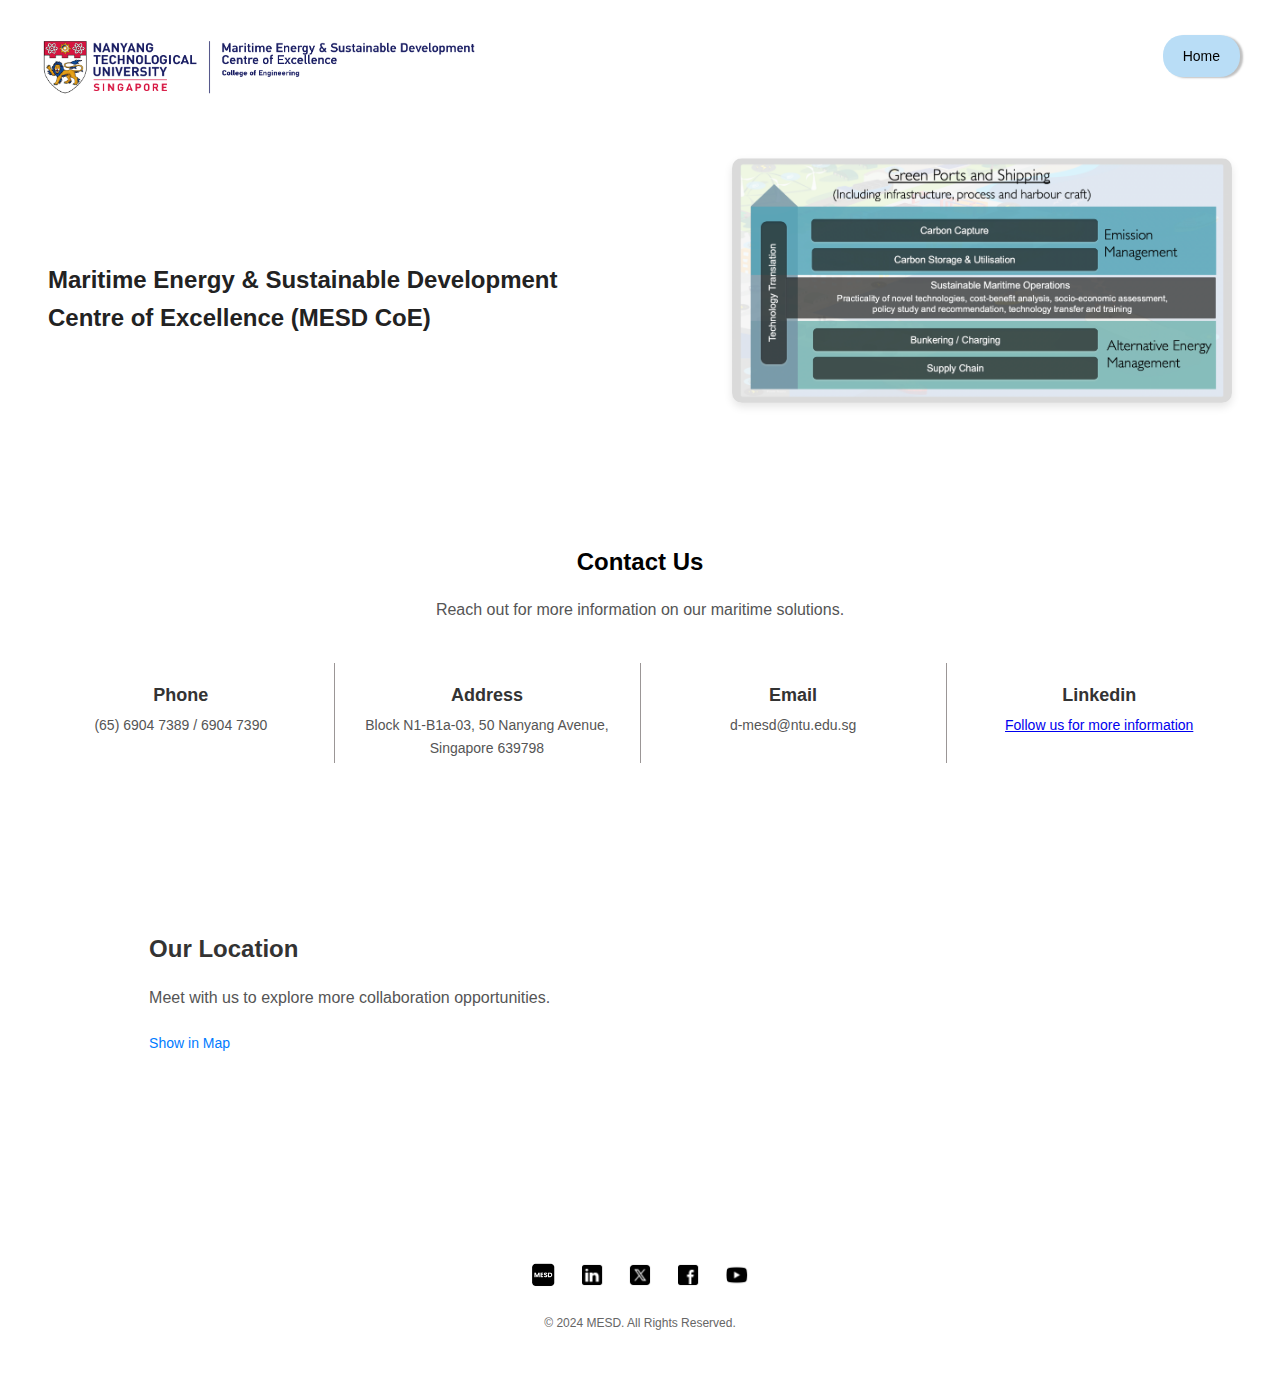
<file: pages/contact.html>
<!DOCTYPE html>
<html lang="en">
<head>
    <meta charset="UTF-8">
    <meta name="viewport" content="width=device-width, initial-scale=1.0">
    <title>Contact Us - MESD</title>
    <link rel="stylesheet" href="/css/contact.css">
</head>
<body>
    <!-- Header Section -->
    <header>
        <div class="section1">
            <a href="../index.html">
                <img src="/images/ntu_logo.png" alt="NTU Logo" class="ntu_logo">
            </a>
        </div>
        <a class="contact-button" href="javascript:void(0);" onclick="history.back();" style="text-decoration: none;">Home</a>
    </header>

    <!-- Main Content Section -->
    <section class="content-section">
        <div class="left-container">
            <h2>Maritime Energy & Sustainable Development<br> Centre of Excellence (MESD CoE)</h2>
        </div>
        <div class="right-container">
            <img src="/images/mesd-job.png" alt="Description of image" class="right-container-img">
        </div>
    </section>

    <!-- Contact Information Section -->
    <section class="contact-info-section">
        <h2>Contact Us</h2>
        <p>Reach out for more information on our maritime solutions.</p>
        <div class="contact-info-container">
            <div class="contact-info">
                <h3>Phone</h3>
                <p>(65) 6904 7389 / 6904 7390<p>
            </div>
            <div class="separator"></div>
            <div class="contact-info">
                <h3>Address</h3>
                <p>Block N1-B1a-03, 50 Nanyang Avenue, Singapore 639798</p>
            </div>
            <div class="separator"></div>
            <div class="contact-info">
                <h3>Email</h3>
                <p>d-mesd@ntu.edu.sg</p>
            </div>
            <div class="separator"></div>
            <div class="contact-info">
                <h3>Linkedin</h3>
                <p><a href="https://www.linkedin.com/company/mesd-coe" target="_blank">Follow us for more information</a></p>

            </div>
        </div>
    </section>

    <!-- Monitoring Locations Section -->
    <section class="monitoring-locations-section">
        <div class="monitoring-locations-content">
            <div class="text-container">
                <h2>Our Location</h2>
                <p>Meet with us to explore more collaboration opportunities.</p>
                <a href="https://www.google.com/maps?q=1.345994860909276,103.68015561143248&z=15&hl=en" target="_blank">Show in Map</a>
            </div>
            <div class="map-container">
                <iframe src="https://www.google.com/maps/embed?pb=!1m18!1m12!1m3!1d3976.8420116233156!2d103.67815561143248!3d1.345994860909276!2m3!1f0!2f0!3f0!3m2!1i1024!2i768!4f13.1!3m3!1m2!1s0x31da1ae59dffafff%3A0x9451e0f56dcd2353!2sNational%20University%20of%20Singapore!5e0!3m2!1sen!2ssg!4v1620210243706!5m2!1sen!2ssg&marker=1.345994860909276,103.68015561143248" width="450" height="300" style="border:0;" allowfullscreen="" loading="lazy"></iframe>
            </div>
        </div>
    </section>

    <!-- Footer Section -->
    <footer>
        <div class="footer-social">
            <a href="https://www.ntu.edu.sg/mesd-coe"><img src="/images/MESD.png" alt="Mesd"></a>
            <a href="https://www.linkedin.com/company/mesd-coe"><img src="/images/linkedin.png" alt="Linkedin"></a>
            <a href="https://x.com/ntusg"><img src="/images/twitter.png" alt="Twitter"></a>
            <a href="https://www.facebook.com/NTUsg/"><img src="/images/facebook.png" alt="Facebook"></a>
            <a href="https://www.youtube.com/user/NTUsg"><img src="/images/youtube.png" alt="Youtube"></a>
        </div>
        <p>&copy; 2024 MESD. All Rights Reserved.</p>
    </footer>
</body>
</html>
</file>
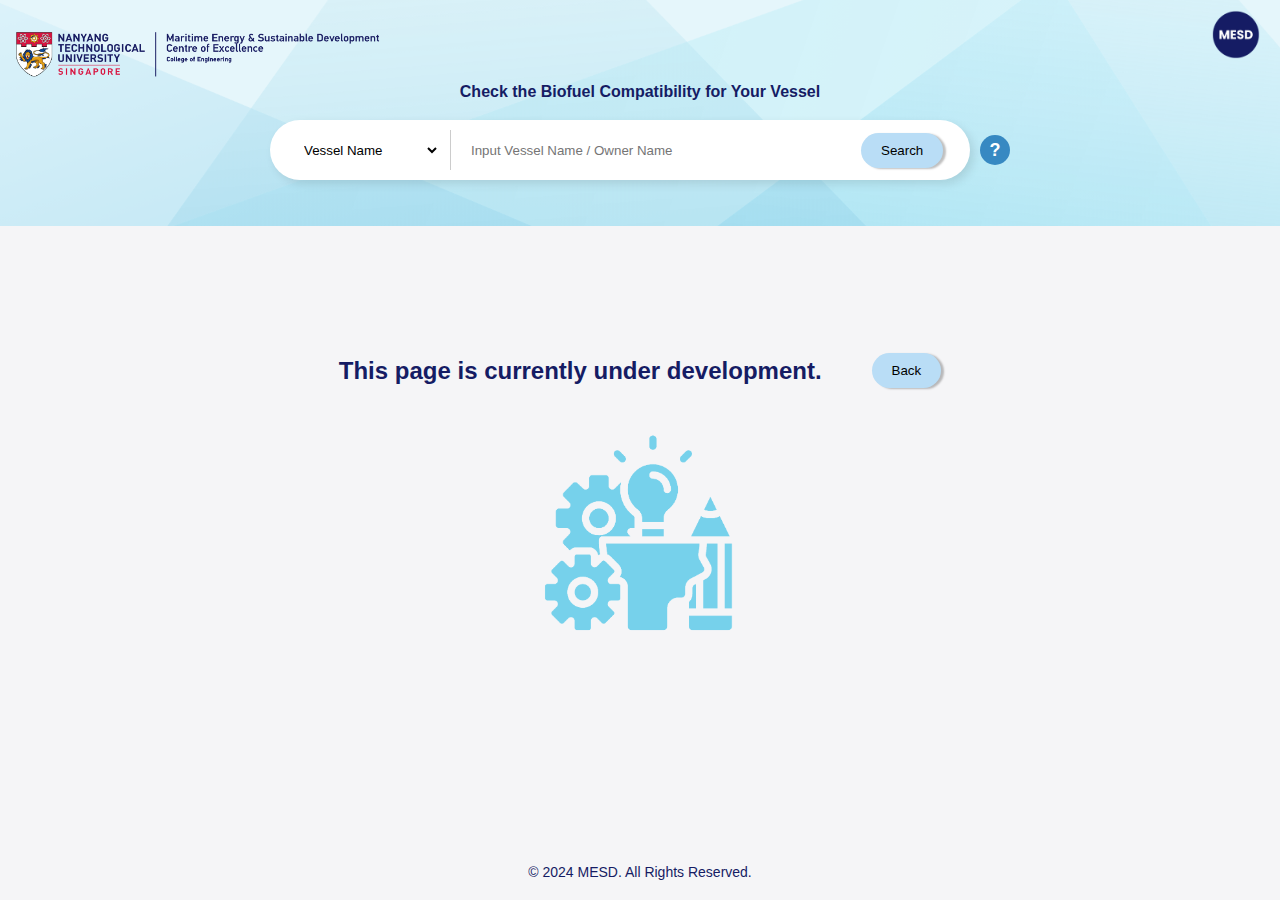
<file: pages/development.html>
<!DOCTYPE html>
<html lang="en">

<head>
    <meta charset="UTF-8">
    <meta name="viewport" content="width=device-width, initial-scale=1.0">
    <title>Development Page</title>
    <link rel="stylesheet" href="/css/header.css"> 
    <link rel="stylesheet" href="/css/development.css"> 
</head>

<body>

    <header>
        <div class="header-content">
            <div class="logo">
                <a href="../index.html">
                    <img src="/images/ntu_logo.png" alt="NTU Logo" class="ntu_logo">
                </a>
                <img src="/images/mesd_logo.png" alt="MESD Logo" class="mesd_logo">
            </div>
            <h1>Check the Biofuel Compatibility for Your Vessel</h1>

            <!-- Search Bar Section -->
            <section class="main_search" style="position: relative;">
                <div class="search_container">
                    <select name="vessel" id="vessel_select">
                        <option value="vessel_name">Vessel Name</option>
                        <option value="owner_name">Owner Name</option>
                    </select>
                    <div class="separator"></div>
                    <input type="text" id="search_input" placeholder="Input Vessel Name / Owner Name">
                    <ul id="suggestions_list" class="suggestions"></ul>
                    <button class="search_btn" onclick="searchVessel()">Search</button>
                </div>
                <div class="question_tip">
                    <div class="circle">?</div>
                    <div class="tooltip">Please enter the keyword of Vessel Name or Owner Name to retrieve information.</div>
                </div>
            </section>
        </div>
    </header>

    <main>
        <!-- Development Message Section -->
        <section class="development-message">
            <div class="heading-container">
                <h2>This page is currently under development.</h2>
                <button class="back_btn" onclick="goBack()">Back</button>
            </div>
            <div class="image-container">
                <img src="/images/development.png" alt="Development Image">
            </div>
        </section>
        
    </main>

    <footer>
        <p>© 2024 MESD. All Rights Reserved.</p>
    </footer>

    <script src="/js/header.js"></script>
</body>

</html>
</file>
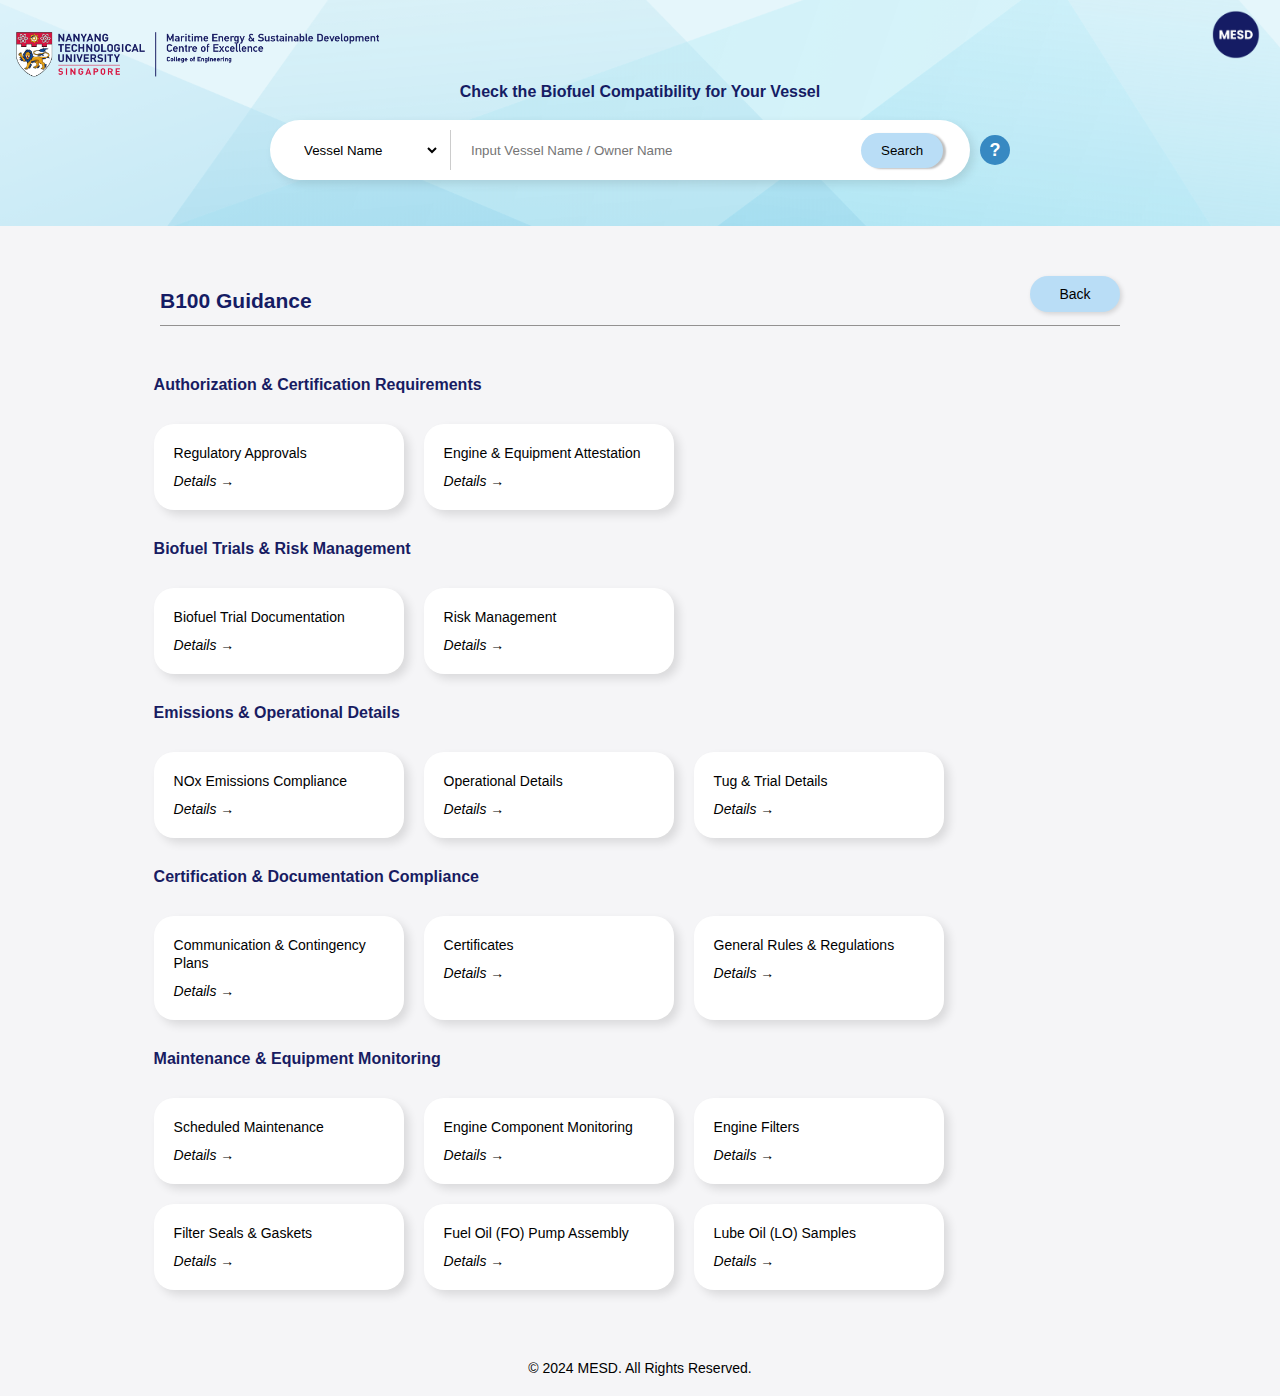
<file: pages/guide.html>
<!DOCTYPE html>
<html lang="en">
<head>
    <meta charset="UTF-8">
    <meta name="viewport" content="width=device-width, initial-scale=1.0">
    <title>B100 Guidance</title>
    <link rel="stylesheet" href="/css/guide.css">
    <link rel="stylesheet" href="/css/header.css"> 
</head>
<body>

    <header>
        <div class="header-content">
            <div class="logo">
                <a href="../index.html">
                    <img src="/images/ntu_logo.png" alt="NTU Logo" class="ntu_logo">
                </a>
                <img src="/images/mesd_logo.png" alt="MESD Logo" class="mesd_logo">
            </div>
            <h1>Check the Biofuel Compatibility for Your Vessel</h1>

            <!-- Search Bar Section -->
            <section class="main_search" style="position: relative;">
                <div class="search_container">
                    <select name="vessel" id="vessel_select">
                        <option value="vessel_name">Vessel Name</option>
                        <option value="owner_name">Owner Name</option>
                    </select>
                    <div class="separator"></div>
                    <input type="text" id="search_input" placeholder="Input Vessel Name / Owner Name">
                    <ul id="suggestions_list" class="suggestions"></ul>
                    <button class="search_btn" onclick="searchVessel()">Search</button>
                </div>
                <div class="question_tip">
                    <div class="circle">?</div>
                    <div class="tooltip">Please enter the keyword of Vessel Name or Owner Name to retrieve information.</div>
                </div>
            </section>
        </div>
    </header>

    <!-- Title Section -->
    <section class="title-section">
        <h2>B100 Guidance</h2>
        <a href="javascript:void(0);" class="back_link" onclick="goBack()">Back</a>
    </section>
    <div class="line"></div>

    <!-- Main Section -->
    <section class="main_section">
        <div class="guide_section">
            <h3>Authorization & Certification Requirements</h3>
            <div class="box_container">
                <div class="info_box" onclick="openModal('Authorization & Certification Requirements', 'Regulatory Approvals', '- Obtain MPA FSC approval (for Singapore-registered vessels) and OMS approval (for vessels operating in Singapore port waters). ', 'Classification Society')">
                    <p>Regulatory Approvals</p>
                    <p class="details">Details →</p>
                </div>
                <div class="info_box" onclick="openModal('Authorization & Certification Requirements', 'Engine & Equipment Attestation', '- Obtain certification from engine/equipment manufacturers confirming compatibility with B100 biofuel.', 'Classification Society')">
                    <p>Engine & Equipment Attestation</p>
                    <p class="details">Details →</p>
                </div>
            </div>
        </div>

        <!-- Biofuel Trials & Risk Management -->
        <div class="guide_section">
            <h3>Biofuel Trials & Risk Management</h3>
            <div class="box_container">
                <div class="info_box" onclick="openModal('Biofuel Trials & Risk Management', 'Biofuel Trial Documentation', '- Provide comprehensive documentation on engine(s)/equipment involved in the biofuel trial, including per-cylinder displacement data.', 'Classification Society')">
                    <p>Biofuel Trial Documentation</p>
                    <p class="details">Details →</p>
                </div>
                <div class="info_box" onclick="openModal('Biofuel Trials & Risk Management', 'Risk Management', '- Conduct a risk assessment for vessel operations during biofuel trials and implement corresponding risk control measures.', 'Classification Society')">
                    <p>Risk Management</p>
                    <p class="details">Details →</p>
                </div>
            </div>
        </div>

        <!-- Emissions & Operational Details -->
        <div class="guide_section">
            <h3>Emissions & Operational Details</h3>
            <div class="box_container">
                <div class="info_box" onclick="openModal('Emissions & Operational Details', 'NOx Emissions Compliance', '- Ensure NOx emissions comply with Regulation 13, Annex VI of the Convention, Prevention of Pollution of the Sea (Air) Regulations 2022.s', 'Classification Society')">
                    <p>NOx Emissions Compliance</p>
                    <p class="details">Details →</p>
                </div>
                <div class="info_box" onclick="openModal('Emissions & Operational Details', 'Operational Details', '- Include ship types (DWT/size) the tugboat assists in berthing/unberthing, routes (terminal/island-wide), contingency plans from Day 1 until trial ends, and biofuel loading/bunkering process.', 'MPA (Maritime Port Authority)')">
                    <p>Operational Details</p>
                    <p class="details">Details →</p>
                </div>
                <div class="info_box" onclick="openModal('Emissions & Operational Details', 'Tug & Trial Details', '- Include tug details and engine load during passage, changeover procedure/time for switching to diesel, confirm trial location is outside TSS, and outline daily plans for tug activities, including berthing/unberthing operations.', 'MPA (Maritime Port Authority)')">
                    <p>Tug & Trial Details</p>
                    <p class="details">Details →</p>
                </div>
            </div>
        </div>

        <!-- Certification & Documentation Compliance -->
        <div class="guide_section">
            <h3>Certification & Documentation Compliance</h3>
            <div class="box_container">
                <div class="info_box" onclick="openModal('Certification & Documentation Compliance', 'Communication & Contingency Plans', '- Establish communication protocols and contingency plans for tug operations, including contact details for key stakeholders (e.g., SCDF, PCG).', 'MPA (Maritime Port Authority)')">
                    <p>Communication & Contingency Plans</p>
                    <p class="details">Details →</p>
                </div>
                <div class="info_box" onclick="openModal('Certification & Documentation Compliance', 'Certificates', '- Obtain and present the Certificate of Registry, International Load Line Certificate, and Certificate of Insurance.', 'Terminal Operator')">
                    <p>Certificates</p>
                    <p class="details">Details →</p>
                </div>
                <div class="info_box" onclick="openModal('Certification & Documentation Compliance', 'General Rules & Regulations', '- Complete and submit the Terminal Operator’s General Rules and Regulations acknowledgment form and review the R&R details.', 'Terminal Operator')">
                    <p>General Rules & Regulations</p>
                    <p class="details">Details →</p>
                </div>
            </div>
        </div>

        <!-- Maintenance & Equipment Monitoring -->
        <div class="guide_section">
            <h3>Maintenance & Equipment Monitoring</h3>
            <div class="box_container">
                <div class="info_box" onclick="openModal('Maintenance & Equipment Monitoring', 'Scheduled Maintenance', '- List scheduled maintenance activities along with their objectives.', 'Engine Maker')">
                    <p>Scheduled Maintenance</p>
                    <p class="details">Details →</p>
                </div>
                <div class="info_box" onclick="openModal('Maintenance & Equipment Monitoring', 'Engine Component Monitoring', '- Document observations on the impact of biofuels on engine components, including injector performance and filter conditions.', 'Engine Maker')">
                    <p>Engine Component Monitoring</p>
                    <p class="details">Details →</p>
                </div>
                <div class="info_box" onclick="openModal('Maintenance & Equipment Monitoring', 'Engine Filters', '- Provide the maintenance schedule for engine filters and document any performance issues encountered.', 'Engine Maker')">
                    <p>Engine Filters</p>
                    <p class="details">Details →</p>
                </div>
                <div class="info_box" onclick="openModal('Maintenance & Equipment Monitoring', 'Filter Seals & Gaskets', '- Specify materials used for seals and gaskets and document their condition and performance with biofuels.', 'Engine Maker')">
                    <p>Filter Seals & Gaskets</p>
                    <p class="details">Details →</p>
                </div>
                <div class="info_box" onclick="openModal('Maintenance & Equipment Monitoring', 'Fuel Oil (FO) Pump Assembly', '- Conduct a detailed investigation of the fuel pump assembly and document any potential issues.', 'Engine Maker')">
                    <p>Fuel Oil (FO) Pump Assembly</p>
                    <p class="details">Details →</p>
                </div>
                <div class="info_box" onclick="openModal('Maintenance & Equipment Monitoring', 'Lube Oil (LO) Samples', '- Analyze lube oil (LO) samples and document the impact of biofuels on LO quality and engine performance.', 'Engine Maker')">
                    <p>Lube Oil (LO) Samples</p>
                    <p class="details">Details →</p>
                </div>
            </div>
        </div>
    </section>

    <!-- Modal Popup -->
    <div id="modal" class="modal">
        <div class="modal_content">
            <span class="close" onclick="closeModal()">&times;</span>
            <h3 id="modal_title"></h3>
            <p><strong id="modal_category"></strong></p>
            <p><strong>Consolidated Requirements</strong></p>
            <p id="modal_requirements"></p>
            <p><strong>Approval Coordinator</strong></p>
            <p id="modal_approval"></p>
        </div>
    </div>

    <footer>
        <p>© 2024 MESD. All Rights Reserved.</p>
    </footer>

    <script src="/js/header.js"></script> <!-- 引入 header.js -->
    <script src="/js/guide.js"></script>
</body>
</html>
</file>
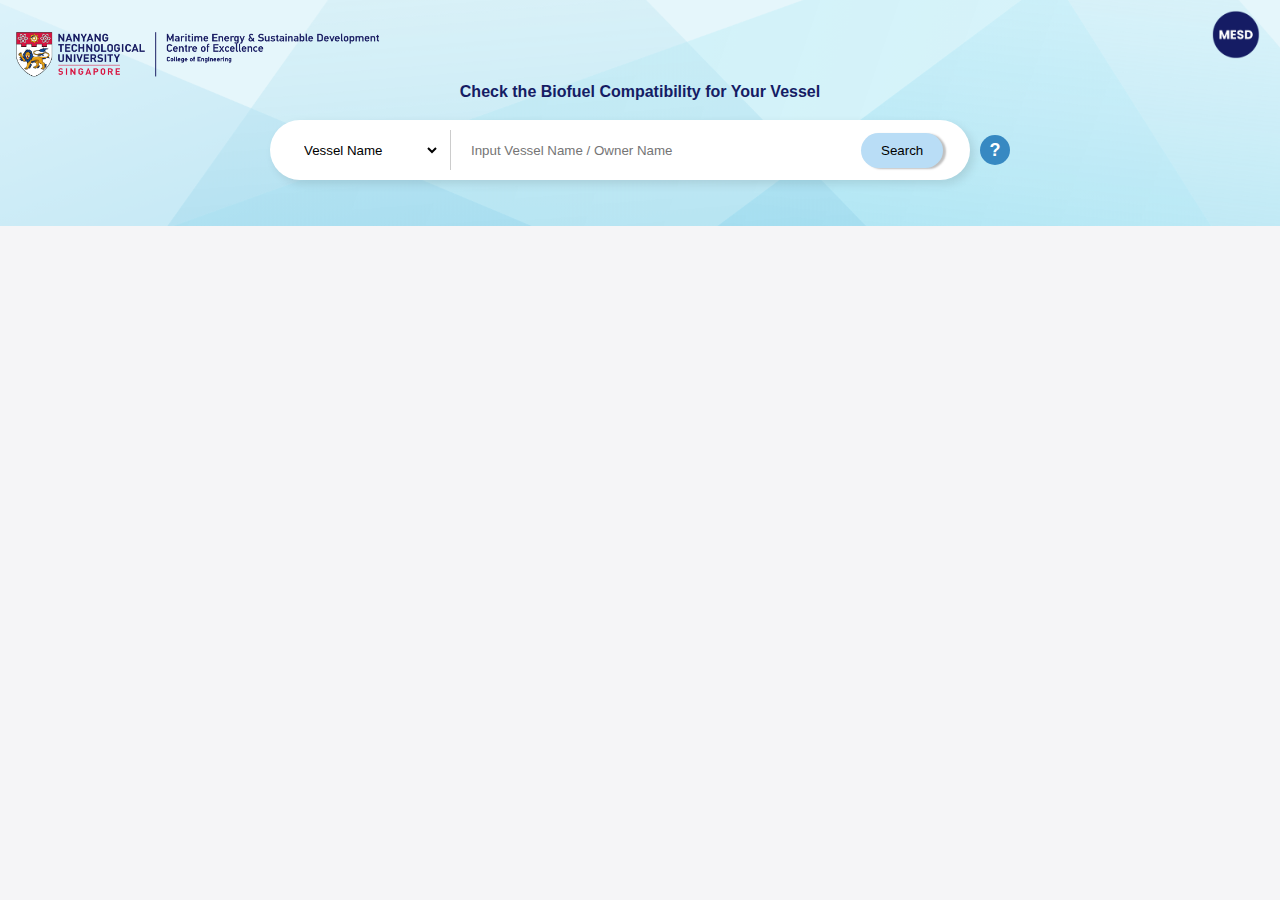
<file: pages/header.html>
<!DOCTYPE html>
<html lang="en">

<head>
    <meta charset="UTF-8">
    <meta name="viewport" content="width=device-width, initial-scale=1.0">
    <title>Header</title>
    <link rel="stylesheet" href="/css/header.css">
</head>

<body>
    <header>
        <div class="header-content">
            <div class="logo">
                <a href="../index.html">
                    <img src="/images/ntu_logo.png" alt="NTU Logo" class="ntu_logo">
                </a>                
                <img src="/images/mesd_logo.png" alt="MESD Logo" class="mesd_logo">
            </div>
            <h1>Check the Biofuel Compatibility for Your Vessel</h1>
            
            <!-- Search Bar Section -->
            <section class="main_search" style="position: relative;">
                <div class="search_container">
                    <select name="vessel" id="vessel_select">
                        <option value="vessel_name">Vessel Name</option>
                        <option value="owner_name">Owner Name</option>
                    </select>
                    <div class="separator"></div>
                    <input type="text" id="search_input" placeholder="Input Vessel Name / Owner Name">
                    <ul id="suggestions_list" class="suggestions"></ul>
                    <button class="search_btn" onclick="searchVessel()">Search</button>
                </div>
                <div class="question_tip">
                    <div class="circle">?</div>
                    <div class="tooltip">Please enter the keyword of Vessel Name or Owner Name to retrieve information.</div>
                </div>
            </section>
        </div>
    </header>

    <script src="/js/header.js"></script>
</body>

</html>
</file>
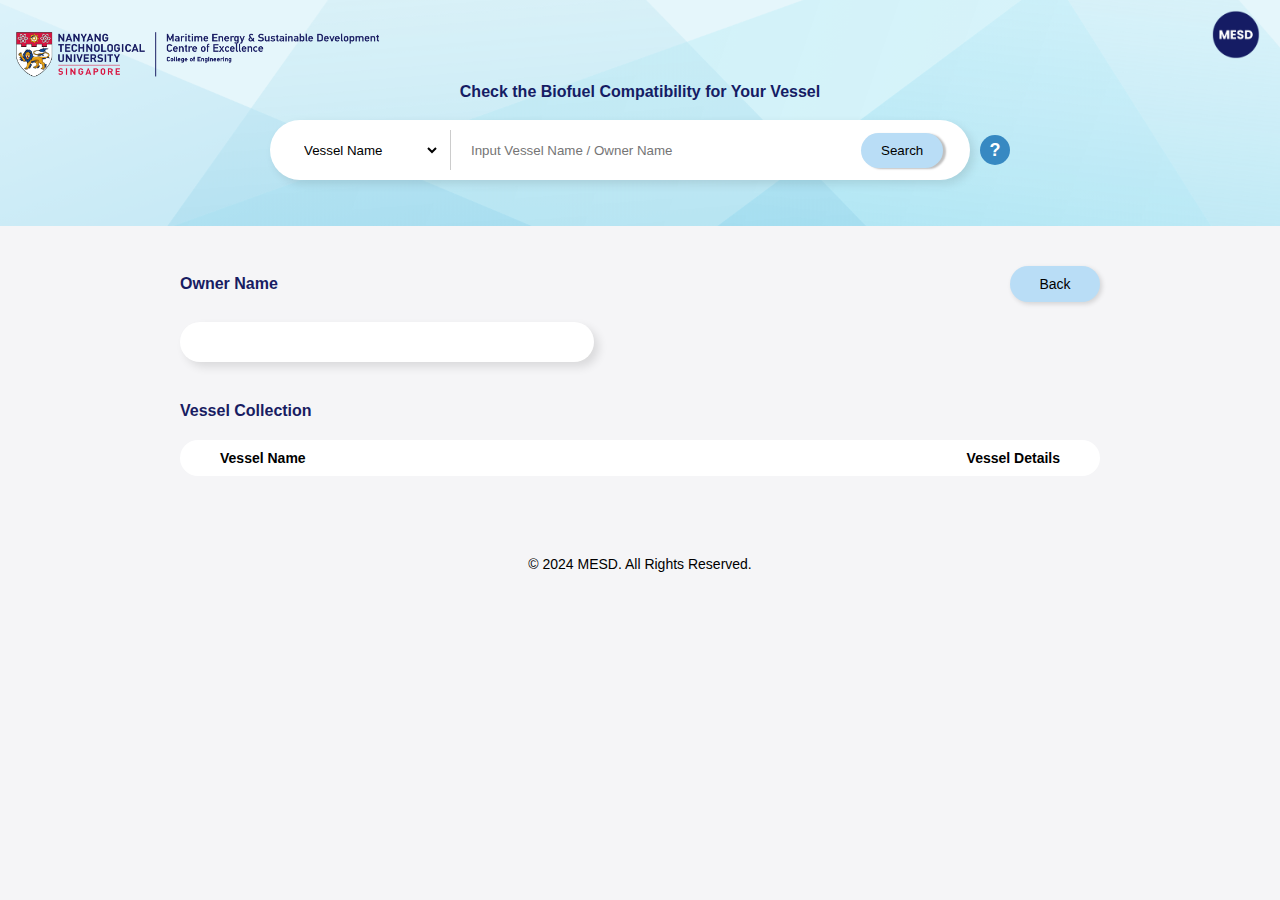
<file: pages/owner_vessel.html>
<!DOCTYPE html>
<html lang="en">
<head>
    <meta charset="UTF-8">
    <meta name="viewport" content="width=device-width, initial-scale=1.0">
    <title>Owner and Vessel Collection</title>
    <link rel="stylesheet" href="/css/owner_vessel.css">
    <link rel="stylesheet" href="/css/header.css"> 
</head>
<body>

    <header>
        <div class="header-content">
            <div class="logo">
                <a href="../index.html">
                    <img src="/images/ntu_logo.png" alt="NTU Logo" class="ntu_logo">
                </a>
                <img src="/images/mesd_logo.png" alt="MESD Logo" class="mesd_logo">
            </div>
            <h1>Check the Biofuel Compatibility for Your Vessel</h1>

            <!-- Search Bar Section -->
            <section class="main_search" style="position: relative;">
                <div class="search_container">
                    <select name="vessel" id="vessel_select">
                        <option value="vessel_name">Vessel Name</option>
                        <option value="owner_name">Owner Name</option>
                    </select>
                    <div class="separator"></div>
                    <input type="text" id="search_input" placeholder="Input Vessel Name / Owner Name">
                    <ul id="suggestions_list" class="suggestions"></ul>
                    <button class="search_btn" onclick="searchVessel()">Search</button>
                </div>
                <div class="question_tip">
                    <div class="circle">?</div>
                    <div class="tooltip">Please enter the keyword of Vessel Name or Owner Name to retrieve information.</div>
                </div>
            </section>
        </div>
    </header>

    <!-- Owner Name Section -->
    <section class="owner_section">
        <div class="title_container">
            <h2 class="owner_title">Owner Name</h2>
            <button class="back_button" onclick="goBack()">Back</button>
        </div>
        <div class="owner_box">
            <p id="owner_name"></p> 
        </div>
    </section>

    <!-- Vessel Collection Section -->
    <section class="vessel_collection">
        <h2 class="prefix_title">Vessel Collection</h2>
        <div class="column_name">
            <div class="column_header">Vessel Name</div>
            <div class="column_header">Vessel Details</div>
        </div>
        <div class="vessel_list" id="vessel_list">

        </div>
    </section>

    <footer>
        <p>© 2024 MESD. All Rights Reserved.</p>
    </footer>

    <script src="/js/header.js"></script>
    <script src="/js/owner_vessel.js"></script>
</body>
</html>
</file>
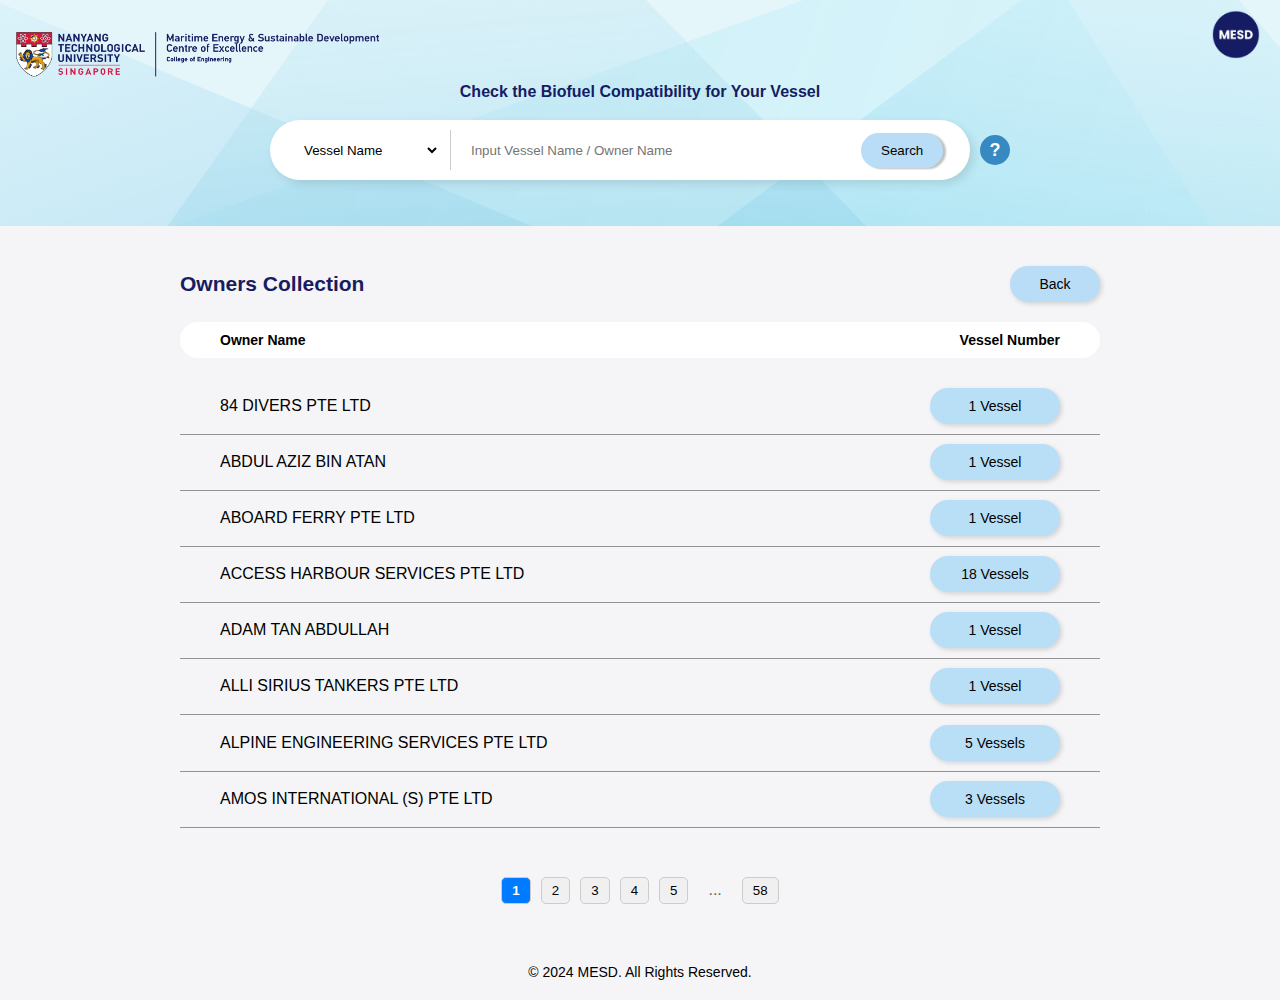
<file: pages/owners.html>
<!DOCTYPE html>
<html lang="en">

<head>
    <meta charset="UTF-8">
    <meta name="viewport" content="width=device-width, initial-scale=1.0">
    <title>Owner Collection</title>
    <link rel="stylesheet" href="/css/owners.css">
    <link rel="stylesheet" href="/css/header.css"> 
</head>

<body>

    <header>
        <div class="header-content">
            <div class="logo">
                <a href="../index.html">
                    <img src="/images/ntu_logo.png" alt="NTU Logo" class="ntu_logo">
                </a>
                <img src="/images/mesd_logo.png" alt="MESD Logo" class="mesd_logo">
            </div>
            <h1>Check the Biofuel Compatibility for Your Vessel</h1>

            <!-- Search Bar Section -->
            <section class="main_search" style="position: relative;">
                <div class="search_container">
                    <select name="vessel" id="vessel_select">
                        <option value="vessel_name">Vessel Name</option>
                        <option value="owner_name">Owner Name</option>
                    </select>
                    <div class="separator"></div>
                    <input type="text" id="search_input" placeholder="Input Vessel Name / Owner Name">
                    <ul id="suggestions_list" class="suggestions"></ul>
                    <button class="search_btn" onclick="searchVessel()">Search</button>
                </div>
                <div class="question_tip">
                    <div class="circle">?</div>
                    <div class="tooltip">Please enter the keyword of Vessel Name or Owner Name to retrieve information.</div>
                </div>
            </section>
        </div>
    </header>

    <!-- Owners Collection Section -->
    <section class="owners_section">
        <div class="title_container">
            <h2 id="owners_title">Owners Collection</h2>
            <button class="back_btn" onclick="goBack()">Back</button>
        </div>

        <div class="column_name">
            <div class="column_header">Owner Name</div>
            <div class="column_header">Vessel Number</div>
        </div>

        <div class="owners_list" id="owners_list">

        </div>

        <div class="pagination">
            <span id="page_num"></span>
        </div>
    </section>


    <footer>
        <p>© 2024 MESD. All Rights Reserved.</p>
    </footer>

    <script src="/js/header.js"></script>
    <script src="/js/owners.js"></script>
</body>

</html>
</file>
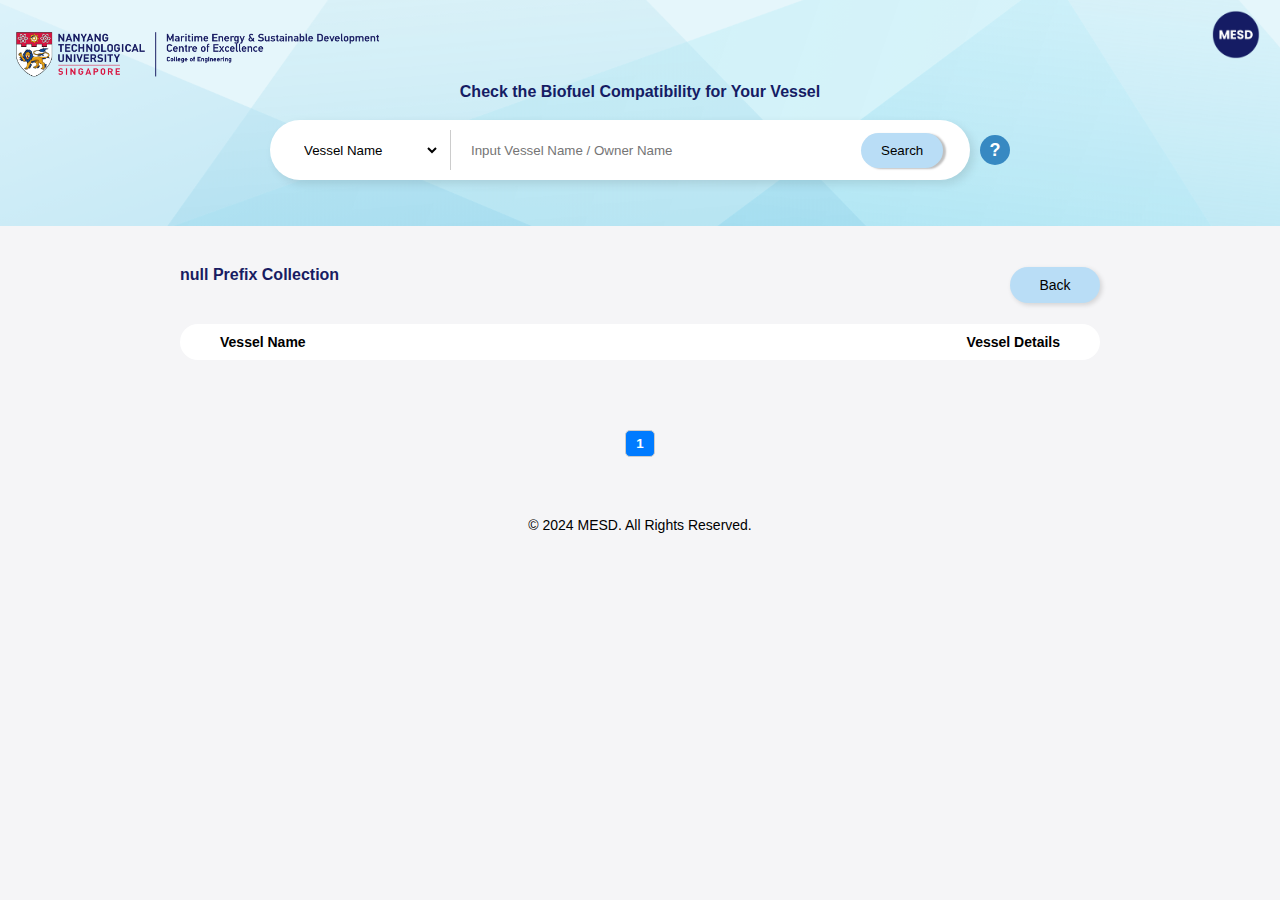
<file: pages/prefix.html>
<!DOCTYPE html>
<html lang="en">

<head>
    <meta charset="UTF-8">
    <meta name="viewport" content="width=device-width, initial-scale=1.0">
    <title>Owner and Prefix Collection</title>
    <link rel="stylesheet" href="/css/prefix.css">
    <link rel="stylesheet" href="/css/header.css"> 
</head>

<body>
    <header>
        <div class="header-content">
            <div class="logo">
                <a href="../index.html">
                    <img src="/images/ntu_logo.png" alt="NTU Logo" class="ntu_logo">
                </a>
                <img src="/images/mesd_logo.png" alt="MESD Logo" class="mesd_logo">
            </div>
            <h1>Check the Biofuel Compatibility for Your Vessel</h1>

            <!-- Search Bar Section -->
            <section class="main_search" style="position: relative;">
                <div class="search_container">
                    <select name="vessel" id="vessel_select">
                        <option value="vessel_name">Vessel Name</option>
                        <option value="owner_name">Owner Name</option>
                    </select>
                    <div class="separator"></div>
                    <input type="text" id="search_input" placeholder="Input Vessel Name / Owner Name">
                    <ul id="suggestions_list" class="suggestions"></ul>
                    <button class="search_btn" onclick="searchVessel()">Search</button>
                </div>
                <div class="question_tip">
                    <div class="circle">?</div>
                    <div class="tooltip">Please enter the keyword of Vessel Name or Owner Name to retrieve information.</div>
                </div>
            </section>
        </div>
    </header>

    <!-- Prefix Collection Section -->
    <section class="prefix_section">
        <div class="title_container">
            <h2 class="prefix_title" id="prefix_title">SB Prefix Collection</h2>
            <button class="back_button" onclick="goBack()">Back</button>
        </div>
        <div class="column_name">
            <div class="column_header">Vessel Name</div>
            <div class="column_header">Vessel Details</div>
        </div>
        <div class="vessel_list" id="vessel_list">

        </div>
        <div class="pagination">
            <span id="page_num"></span>
        </div>
    </section>

    

    <footer>
        <p>© 2024 MESD. All Rights Reserved.</p>
    </footer>

    <script src="/js/header.js"></script> 
    <script src="/js/prefix.js"></script>
</body>

</html>
</file>
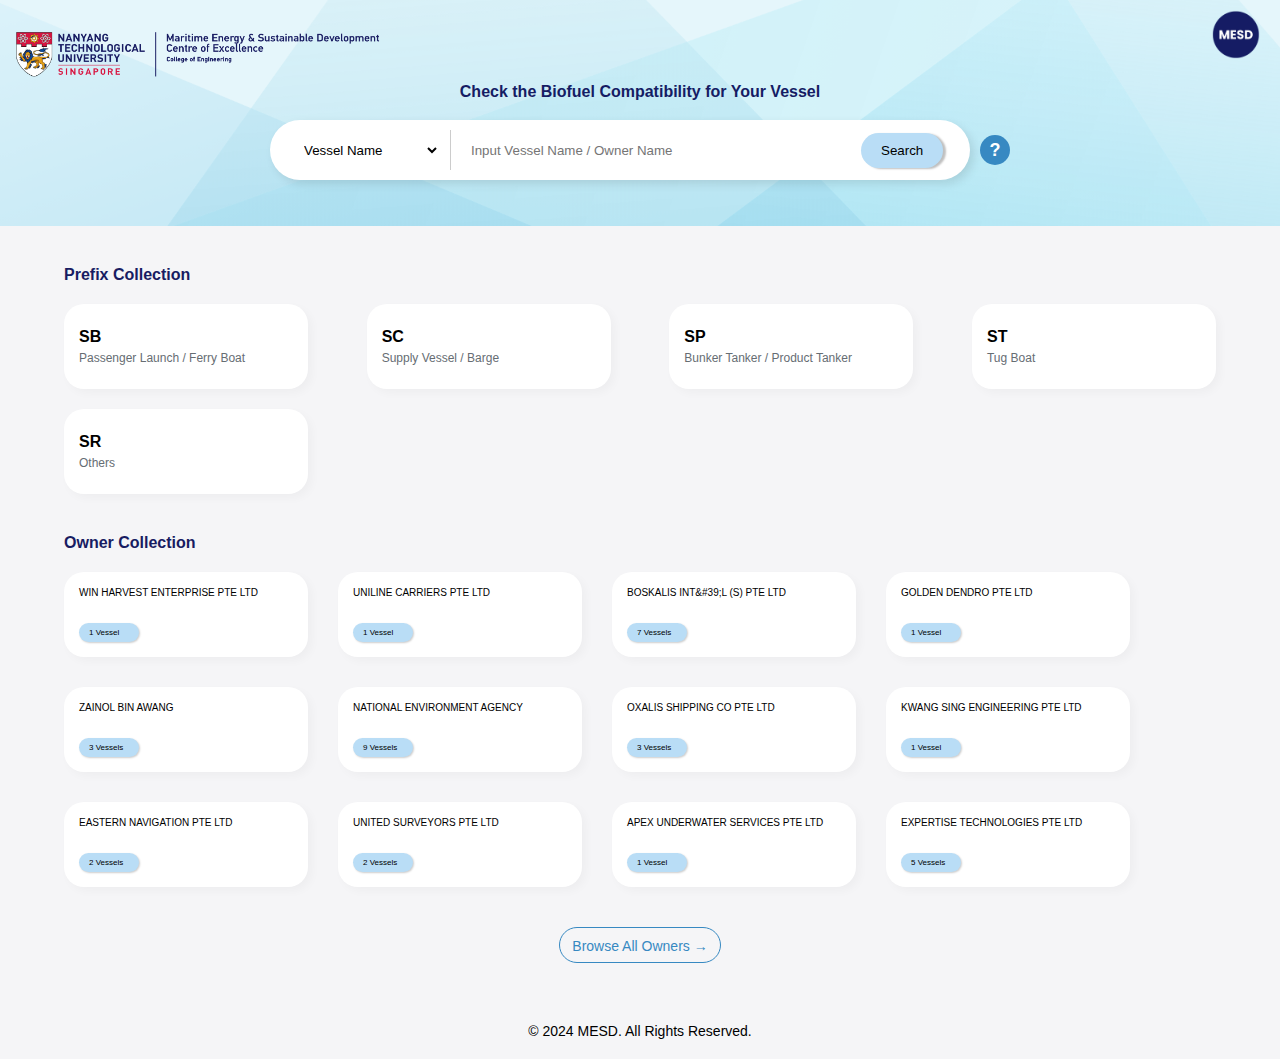
<file: pages/searchpage copy.html>
<!DOCTYPE html>
<html lang="en">

<head>
    <meta charset="UTF-8">
    <meta name="viewport" content="width=device-width, initial-scale=1.0">
    <title>Owner and Prefix Collection</title>
    <link rel="stylesheet" href="/css/searchpage.css">
</head>

<body>
    <header>
        <div class="header-content">
            <div class="logo">
                <a href="../index2.html">
                    <img src="/images/ntu_logo.png" alt="NTU Logo" class="ntu_logo">
                </a>                
                <img src="/images/mesd_logo.png" alt="MESD Logo" class="mesd_logo">
            </div>
            <h1>Check the Biofuel Compatibility for Your Vessel</h1>
            
            <!-- Search Bar Section -->
            <section class="main_search" style="position: relative;">
                <div class="search_container">
                    <select name="vessel" id="vessel_select">
                        <option value="vessel_name">Vessel Name</option>
                        <option value="owner_name">Owner Name</option>
                    </select>
                    <div class="separator"></div>
                    <input type="text" id="search_input" placeholder="Input Vessel Name / Owner Name">
                    <ul id="suggestions_list" class="suggestions"></ul>
                    <button class="search_btn" onclick="searchVessel()">Search</button>
                </div>
                <div class="question_tip">
                    <div class="circle">?</div>
                    <div class="tooltip">Please input the Vessel Name or Owner Name in the format "VesselName123" or "OwnerName456".</div>
                </div>
            </section>
        </div>
    </header>
       
    <!-- Prefix Collection -->
    <section class="prefix_section">
        <h2>Prefix Collection</h2>
        <div class="prefix_group">
            <div class="prefix_box">
                <span class="prefix">SB</span>
                <span class="description">Passenger Launch / Ferry Boat</span>
            </div>
            <div class="prefix_box">
                <span class="prefix">SC</span>
                <span class="description">Supply Vessel / Barge</span>
            </div>
            <div class="prefix_box">
                <span class="prefix">SP</span>
                <span class="description">Bunker Tanker / Product Tanker</span>
            </div>
            <div class="prefix_box">
                <span class="prefix">ST</span>
                <span class="description">Tug Boat</span>
            </div>
            <div class="prefix_box">
                <span class="prefix">SR</span>
                <span class="description">Others</span>
            </div>
        </div>
    </section>

    <!-- Owner Collection -->
    <section class="owner_section">
        <h2>Owner Collection</h2>
        <div class="owner_group">
            <div class="owner_box">
                <p>ANG KOK MENG LAUNCH SERVICE PTE LTD</p>
                <button class="owner_btn">7 Vessels</button>
            </div>
            <div class="owner_box">
                <p>CRYSTAL MARITIME PTE LTD</p>
                <button class="owner_btn">7 Vessels</button>
            </div>
            <div class="owner_box">
                <p>PSA MARINE PTE LTD</p>
                <button class="owner_btn">7 Vessels</button>
            </div>
            <div class="owner_box">
                <p>MARCO POLO SHIPPING CO P L</p>
                <button class="owner_btn">7 Vessels</button>
            </div>
            <div class="owner_box">
                <p>YORK LAUNCH SERVICE PTE LTD</p>
                <button class="owner_btn">7 Vessels</button>
            </div>
            <div class="owner_box">
                <p>SINGAPORE SALVAGE ENGINEERS PL</p>
                <button class="owner_btn">7 Vessels</button>
            </div>
            <div class="owner_box">
                <p>CHUA KOK HENG</p>
                <button class="owner_btn">7 Vessels</button>
            </div>
            <div class="owner_box">
                <p>KIM HOCK BEE MARINE PTE LTD</p>
                <button class="owner_btn">7 Vessels</button>
            </div>
            <div class="owner_box">
                <p>MARINA TECHNOLOGY & CONSTRUCTION PTE</p>
                <button class="owner_btn">7 Vessels</button>
            </div>
            <div class="owner_box">
                <p>MARINA TECHNOLOGY & CONSTRUCTION PTE</p>
                <button class="owner_btn">7 Vessels</button>
            </div>
            <div class="owner_box">
                <p>MARINA TECHNOLOGY & CONSTRUCTION PTE</p>
                <button class="owner_btn">7 Vessels</button>
            </div>
            <div class="owner_box">
                <p>MARINA TECHNOLOGY & CONSTRUCTION PTE</p>
                <button class="owner_btn">7 Vessels</button>
            </div>
        </div>

        <!-- Browse All Owners Button -->
        <button class="browse_btn" onclick="window.location.href='owners.html'">Browse All Owners →</button>
    </section>

    <footer>
        <p>© 2024 MESD. All Rights Reserved.</p>
    </footer>

    <script src="/js/searchpage.js"></script>
</body>

</html>
</file>
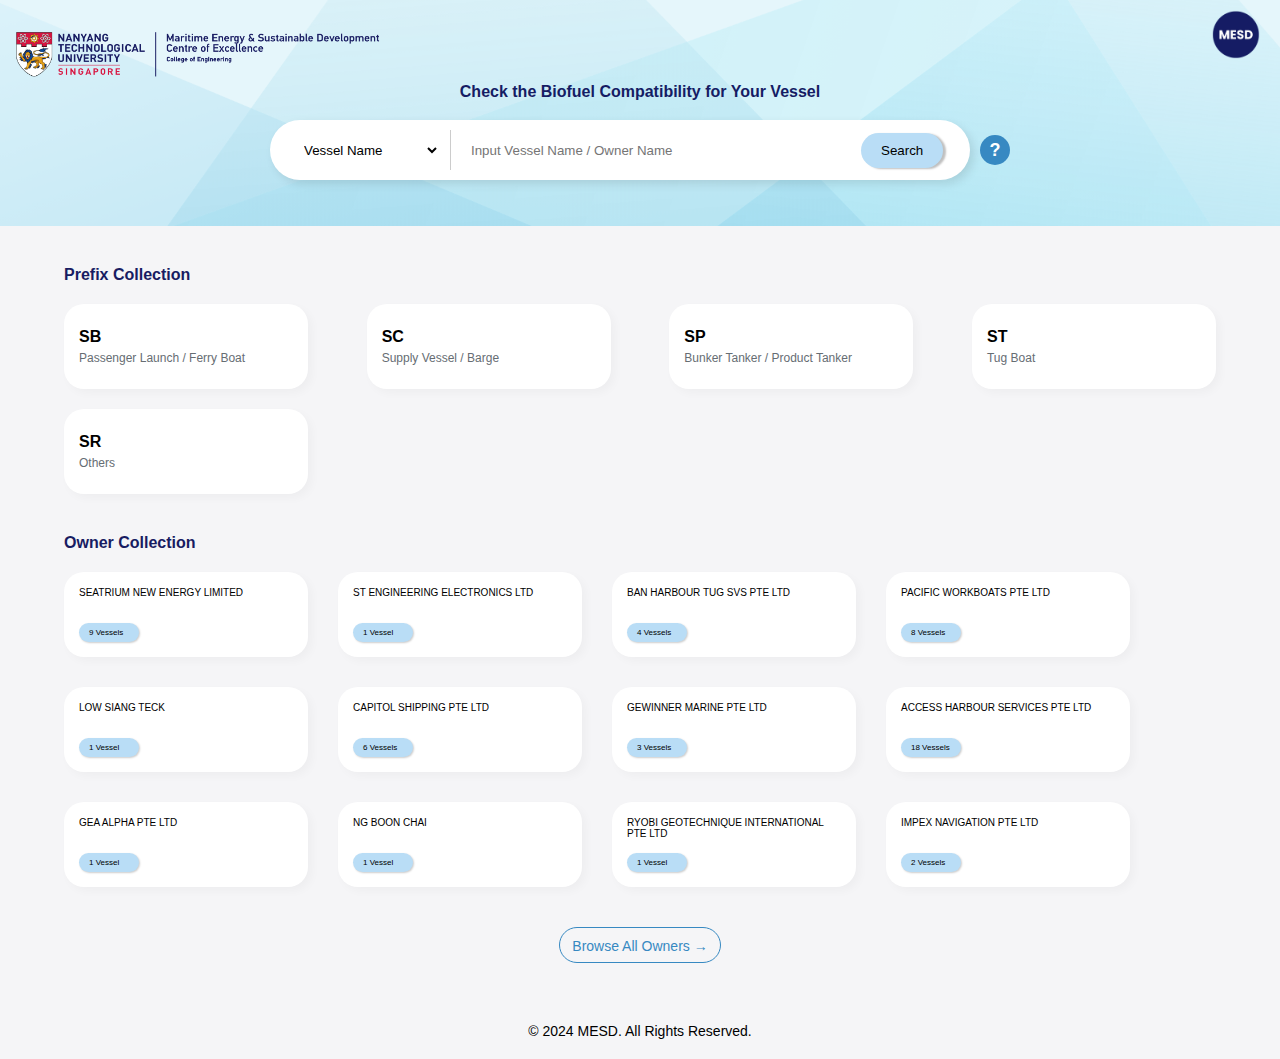
<file: pages/searchpage.html>
<!DOCTYPE html>
<html lang="en">

<head>
    <meta charset="UTF-8">
    <meta name="viewport" content="width=device-width, initial-scale=1.0">
    <title>Owner and Prefix Collection</title>
    <link rel="stylesheet" href="/css/header.css">
    <link rel="stylesheet" href="/css/searchpage.css">
    
</head>

<body>
    <header>
        <div class="header-content">
            <div class="logo">
                <a href="../index.html">
                    <img src="/images/ntu_logo.png" alt="NTU Logo" class="ntu_logo">
                </a>                
                <img src="/images/mesd_logo.png" alt="MESD Logo" class="mesd_logo">
            </div>
            <h1>Check the Biofuel Compatibility for Your Vessel</h1>
            
            <!-- Search Bar Section -->
            <section class="main_search" style="position: relative;">
                <div class="search_container">
                    <select name="vessel" id="vessel_select">
                        <option value="vessel_name">Vessel Name</option>
                        <option value="owner_name">Owner Name</option>
                    </select>
                    <div class="separator"></div>
                    <input type="text" id="search_input" placeholder="Input Vessel Name / Owner Name">
                    <ul id="suggestions_list" class="suggestions"></ul>
                    <button class="search_btn" onclick="searchVessel()">Search</button>
                </div>
                <div class="question_tip">
                    <div class="circle">?</div>
                    <div class="tooltip">Please enter the keyword of Vessel Name or Owner Name to retrieve information.</div>
                </div>
            </section>
        </div>
    </header>
       
    <!-- Prefix Collection -->
    <section class="prefix_section">
        <h2>Prefix Collection</h2>
        <div class="prefix_group">
            <div class="prefix_box">
                <span class="prefix">SB</span>
                <span class="description">Passenger Launch / Ferry Boat</span>
            </div>
            <div class="prefix_box">
                <span class="prefix">SC</span>
                <span class="description">Supply Vessel / Barge</span>
            </div>
            <div class="prefix_box">
                <span class="prefix">SP</span>
                <span class="description">Bunker Tanker / Product Tanker</span>
            </div>
            <div class="prefix_box">
                <span class="prefix">ST</span>
                <span class="description">Tug Boat</span>
            </div>
            <div class="prefix_box">
                <span class="prefix">SR</span>
                <span class="description">Others</span>
            </div>
        </div>
    </section>

    <!-- Owner Collection -->
    <section class="owner_section">
        <h2>Owner Collection</h2>
        <div class="owner_group">
            <div class="owner_box">
                <p>ANG KOK MENG LAUNCH SERVICE PTE LTD</p>
                <button class="owner_btn">7 Vessels</button>
            </div>
            <div class="owner_box">
                <p>CRYSTAL MARITIME PTE LTD</p>
                <button class="owner_btn">7 Vessels</button>
            </div>
            <div class="owner_box">
                <p>PSA MARINE PTE LTD</p>
                <button class="owner_btn">7 Vessels</button>
            </div>
            <div class="owner_box">
                <p>MARCO POLO SHIPPING CO P L</p>
                <button class="owner_btn">7 Vessels</button>
            </div>
            <div class="owner_box">
                <p>YORK LAUNCH SERVICE PTE LTD</p>
                <button class="owner_btn">7 Vessels</button>
            </div>
            <div class="owner_box">
                <p>SINGAPORE SALVAGE ENGINEERS PL</p>
                <button class="owner_btn">7 Vessels</button>
            </div>
            <div class="owner_box">
                <p>CHUA KOK HENG</p>
                <button class="owner_btn">7 Vessels</button>
            </div>
            <div class="owner_box">
                <p>KIM HOCK BEE MARINE PTE LTD</p>
                <button class="owner_btn">7 Vessels</button>
            </div>
            <div class="owner_box">
                <p>MARINA TECHNOLOGY & CONSTRUCTION PTE</p>
                <button class="owner_btn">7 Vessels</button>
            </div>
            <div class="owner_box">
                <p>MARINA TECHNOLOGY & CONSTRUCTION PTE</p>
                <button class="owner_btn">7 Vessels</button>
            </div>
            <div class="owner_box">
                <p>MARINA TECHNOLOGY & CONSTRUCTION PTE</p>
                <button class="owner_btn">7 Vessels</button>
            </div>
            <div class="owner_box">
                <p>MARINA TECHNOLOGY & CONSTRUCTION PTE</p>
                <button class="owner_btn">7 Vessels</button>
            </div>
        </div>

        <!-- Browse All Owners Button -->
        <button class="browse_btn" onclick="window.location.href='owners.html'">Browse All Owners →</button>
    </section>

    <footer>
        <p>© 2024 MESD. All Rights Reserved.</p>
    </footer>

    <script src="/js/header.js"></script>
    <script src="/js/searchpage.js"></script>
    
</body>

</html>
</file>
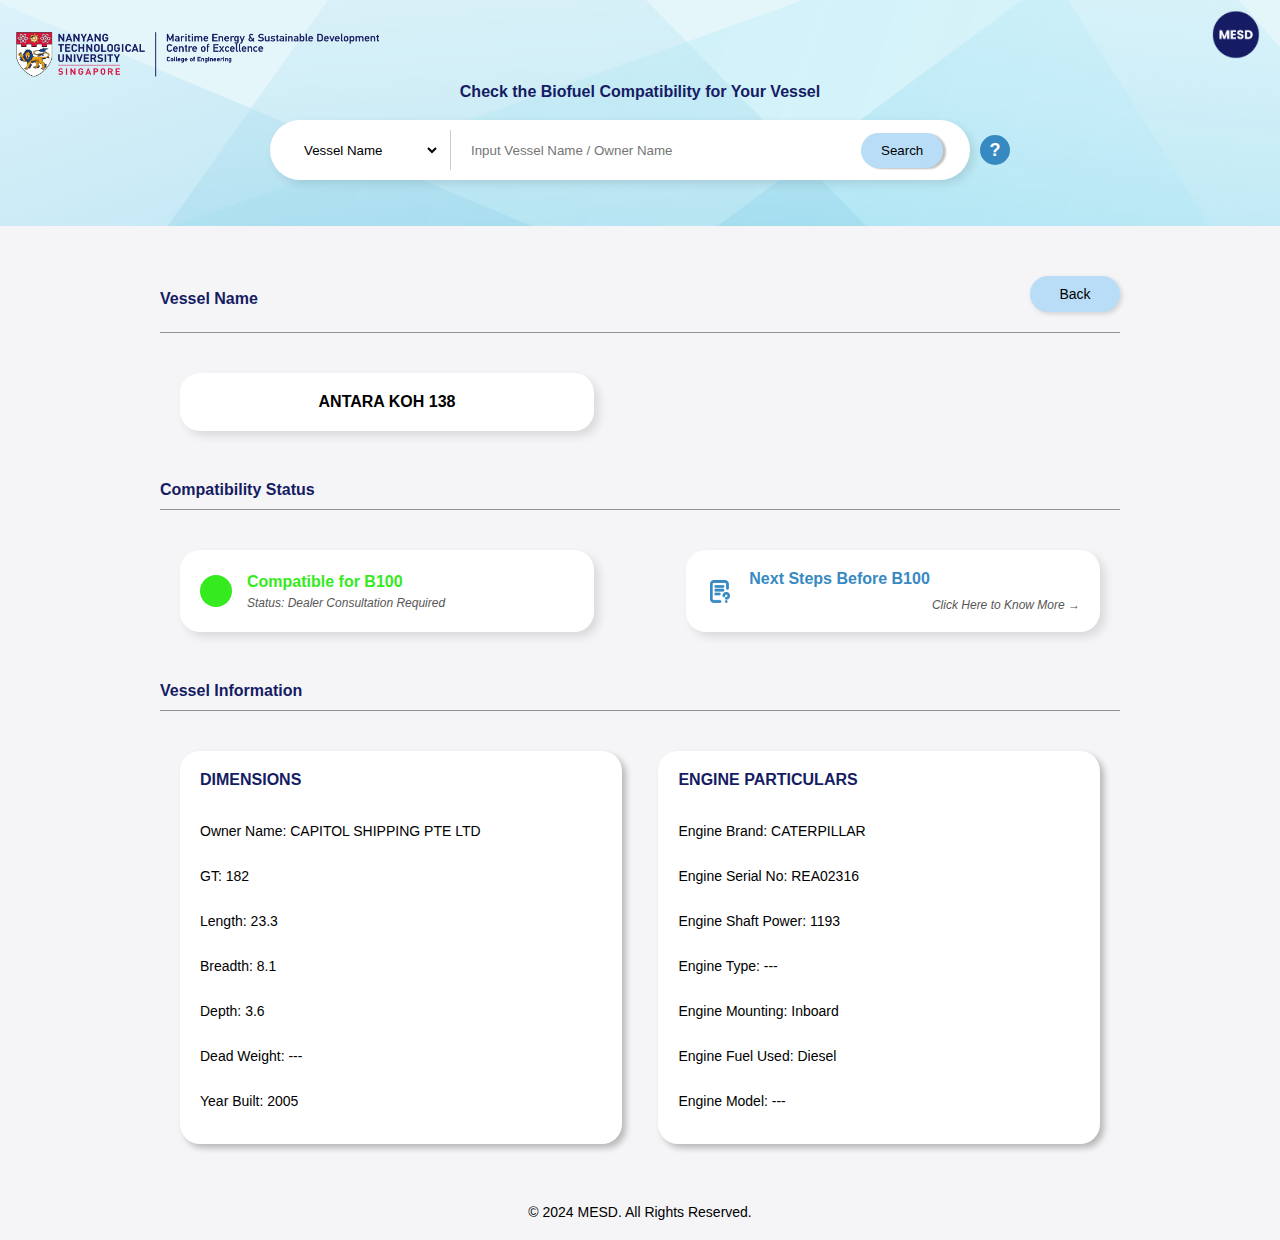
<file: pages/vessel.html>
<!DOCTYPE html>
<html lang="en">

<head>
    <meta charset="UTF-8">
    <meta name="viewport" content="width=device-width, initial-scale=1.0">
    <title>Vessel Information</title>
    <link rel="stylesheet" href="/css/vessel.css">
    <link rel="stylesheet" href="/css/header.css"> 
</head>

<body>
    <header>
        <div class="header-content">
            <div class="logo">
                <a href="../index.html">
                    <img src="/images/ntu_logo.png" alt="NTU Logo" class="ntu_logo">
                </a>
                <img src="/images/mesd_logo.png" alt="MESD Logo" class="mesd_logo">
            </div>
            <h1>Check the Biofuel Compatibility for Your Vessel</h1>

            <!-- Search Bar Section -->
            <section class="main_search" style="position: relative;">
                <div class="search_container">
                    <select name="vessel" id="vessel_select">
                        <option value="vessel_name">Vessel Name</option>
                        <option value="owner_name">Owner Name</option>
                    </select>
                    <div class="separator"></div>
                    <input type="text" id="search_input" placeholder="Input Vessel Name / Owner Name">
                    <ul id="suggestions_list" class="suggestions"></ul>
                    <button class="search_btn" onclick="searchVessel()">Search</button>
                </div>
                <div class="question_tip">
                    <div class="circle">?</div>
                    <div class="tooltip">Please enter the keyword of Vessel Name or Owner Name to retrieve information.</div>
                </div>
            </section>
        </div>
    </header>

    <main>
        <!-- Vessel Name Section -->
        <section class="title-section vessel-title-section">
            <h2>Vessel Name</h2>
            <a href="javascript:void(0);" class="back_link" onclick="goBack()">Back</a>
        </section>
        <div class="line"></div>

        <section class="vessel_info">
            <div class="vessel_name_box status_section">
                <div class="vessel_name_content">
                    <h3 id="vessel_display_name">ANTARA KOH 138</h3>
                </div>
            </div>
        </section>

        <!-- Compatibility Status Section -->
        <section class="title-section">
            <h2>Compatibility Status</h2>
            <div class="line"></div>
        </section>

        <section class="vessel_info">
            <div class="compatibility_status">
                <div class="status_section">
                    <div class="status_content">
                        <div class="green_icon"></div>
                        <div class="compatible_text">
                            <h2>Compatible for B100</h2>
                            <p>Status: Dealer Consultation Required</p>
                        </div>
                    </div>
                </div>

                <div class="next_steps_section">
                    <div class="steps_content">
                        <div class="steps_icon"></div>
                        <div class="next_steps_text">
                            <h2>Next Steps Before B100</h2>
                            <p class="click_here">Click Here to Know More →</p>
                        </div>
                    </div>
                </div>
            </div>
        </section>

        <!-- Vessel Information Section -->
        <section class="title-section">
            <h2>Vessel Information</h2>
            <div class="line"></div>
        </section>

        <section class="vessel_info">
            <div class="vessel_details">
                <div class="dimensions_sec">
                    <h2>DIMENSIONS</h2>
                    <div class="details_box">
                        <p>Owner Name: CAPITOL SHIPPING PTE LTD</p>
                        <p>GT: 182</p>
                        <p>Length: 23.3</p>
                        <p>Breadth: 8.1</p>
                        <p>Depth: 3.6</p>
                        <p>Dead Weight: ---</p>
                        <p>Year Built: 2005</p>
                    </div>
                </div>

                <div class="engine_sec">
                    <h2>ENGINE PARTICULARS</h2>
                    <div class="details_box">
                        <p>Engine Brand: CATERPILLAR</p>
                        <p>Engine Serial No: REA02316</p>
                        <p>Engine Shaft Power: 1193</p>
                        <p>Engine Type: ---</p>
                        <p>Engine Mounting: Inboard</p>
                        <p>Engine Fuel Used: Diesel</p>
                        <p>Engine Model: ---</p>
                    </div>
                </div>
            </div>
        </section>
    </main>

    <footer>
        <p>© 2024 MESD. All Rights Reserved.</p>
    </footer>

    <script src="/js/header.js"></script>
    <script src="/js/vessel.js"></script>
</body>

</html>
</file>
<file: css/contact.css>
/* Global font styles */
body {
    font-family: 'Helvetica', sans-serif; 
    font-size: 16px; 
    color: #333; 
    line-height: 1.6; 
}

/* Header section font styles */
header a {
    font-family: 'Helvetica', sans-serif;
    font-size: 14px;
    color: #000;
    font-weight: normal;
}
/* section1 */
.section1 {
    padding-top: 5px;
    text-align: left;
    padding-left: 0px;
}

.ntu_logo {
    width: 439px;
    height: 80px;
}

/* Main content section font styles */
.content-section h2 {
    font-family: 'Helvetica', sans-serif;
    font-size: 24px;
    color: #222;
    font-weight: bold; 
    margin-top: 15%;
}

.content-section p {
    font-family: 'Helvetica', sans-serif;
    font-size: 16px;
    color: #555;
    font-weight: normal;
}

/* Contact info section font styles */
.contact-info-section h2 {
    font-family: 'Helvetica', sans-serif;
    font-size: 24px;
    color: #000;
    font-weight: bold;
}

.contact-info-section p {
    font-family: 'Helvetica', sans-serif;
    font-size: 16px;
    color: #444;
}



/* Monitoring locations section font styles */
.monitoring-locations-section h2 {
    font-family: 'Helvetica', sans-serif;
    font-size: 24px;
    color: #333;
    font-weight: bold;
}

.monitoring-locations-section p {
    font-family: 'Helvetica', sans-serif;
    font-size: 16px;
    color: #666;
}

.monitoring-locations-section a {
    font-family: 'Helvetica', sans-serif;
    font-size: 14px;
    color: #007bff;
    text-decoration: none;
    font-weight: normal;
}

/* Footer section font styles */
footer p {
    font-family: 'Helvetica', sans-serif;
    font-size: 12px;
    color: #666;
    font-weight: normal;
}

/* Header styles */
header {
    display: flex;
    justify-content: space-between;
    align-items: center;
    width: 100%;
    padding: 10px 40px;
    background-color: rgba(255, 255, 255, 0.8);
    position: fixed;
    top: 0;
    left: 0;
    z-index: 1000;
    box-sizing: border-box;
    backdrop-filter: blur(10px);
}

nav ul {
    list-style: none;
    display: flex;
    margin: 0;
    padding: 0;
}

nav ul li {
    margin-right: 20px;
    position: relative;
}

nav ul li a {
    text-decoration: none;
    color: #000;
    font-size: 14px;
}

.dropdown {
    cursor: pointer;
}

.dropdown-content {
    display: none;
    position: absolute;
    background-color: #f9f9f9;
    min-width: 160px;
    box-shadow: 0px 8px 16px 0px rgba(0,0,0,0.2);
    z-index: 1;
}

.dropdown-content a {
    color: #333; /* Dark gray text color */
    padding: 10px 16px; /* Adjusted padding */
    text-decoration: none;
    display: block;
    font-size: 12px; /* Smaller font size */
}

.dropdown-content a:hover {
    background-color: #f1f1f1;
}

.dropdown:hover .dropdown-content {
    display: block;
}

.logo img {
    height: 40px;
}

.contact-button {
    background-color: #B9DDF6;
    padding: 10px 20px;
    border-radius: 20px;
    border: none;
    cursor: pointer;
    box-shadow: 3px 1px 2px rgba(0, 0, 0, 0.25);
    transition: all 0.3s ease;
    user-select: none;
    margin-left: 50px;
}

.contact-button:hover {
    background-color: #A0C4E6;
    box-shadow: 3px 1px 2px rgba(0, 0, 0, 0.25);
    transform: scale(1.05);
}
/* Content section styles */
.content-section {
    display: flex;
    justify-content: space-between;
    padding: 150px 40px 80px 40px;
}

.left-container {
    flex: 1;
}

.right-container {
    display: flex;
    align-items: center;
    gap: 20px;
}

.right-container img {
    width: 100%; 
    max-width: 500px; 
    height: auto; 
    border-radius: 10px; 
    box-shadow: 0 4px 8px rgba(0, 0, 0, 0.1); 
}


.statistic {
    text-align: center;
}

.statistic h2 {
    font-size: 10px;
    margin: 0;
}

.statistic p {
    font-size: 14px;
    margin: 5px 0 0 0;
}

.separator {
    width: 0.5px;
    height: 100px;
    background-color: #9b9696;
}

/* Contact info section styles */
.contact-info-section {
    padding: 40px;
    text-align: center;
}

.contact-info-section h2 {
    font-size: 24px;
    margin-bottom: 10px;
}

.contact-info-section p {
    font-size: 16px;
    margin-bottom: 40px;
    color: #555;
}

.contact-info-container {
    display: flex;
    justify-content: space-between;
    gap: 20px;
}

.contact-info {
    flex: 1;
    text-align: left;
}

.contact-info h3 {
    font-size: 18px;
    margin-bottom: 5px;
    text-align: center;
}

.contact-info p {
    font-size: 14px;
    margin: 0;
    text-align: center;
}

/* Monitoring locations section styles */
.monitoring-locations-section {
    padding: 40px;
    margin-left: 8%;
    margin-right: 8%;
}

.monitoring-locations-content {
    display: flex;
    justify-content: space-between;
    align-items: center;
}

.text-container {
    flex: 1;
    padding-right: 20px;
}

.text-container h2 {
    font-size: 24px;
    margin-bottom: 10px;
}

.text-container p {
    font-size: 16px;
    margin-bottom: 20px;
    color: #555;
}

.text-container a {
    display: inline-block;
    font-size: 14px;
    color: #007bff;
    text-decoration: none;
    margin-bottom: 20px;
}

.map-container {
    width: 450px;
    height: 300px;
}

.map-container iframe {
    width: 100%;
    height: 100%;
    border: 0;
}

/* Footer styles */
footer {
    width: 100%;
    background-color: #ffffff;
    padding: 20px 0;
    text-align: center;
    margin-top: 40px;
}

.footer-nav ul {
    list-style: none;
    display: flex;
    justify-content: center;
    margin: 0;
    padding: 0;
}

.footer-nav ul li {
    margin: 0 15px;
}

.footer-nav ul li a {
    text-decoration: none;
    color: #000;
    font-size: 14px;
}

.footer-social {
    margin: 20px 0;
}

.footer-social a {
    margin: 0 10px;
}

.footer-social img {
    width: 24px;
    height: 24px;
}

footer p {
    font-size: 12px;
    color: #666;
}
</file>
<file: css/header.css>
* {
    margin: 0;
    padding: 0;
    box-sizing: border-box;
    font-family: 'Arimo', sans-serif;
}

body {
    background-color: #F5F5F7;
    color: #000;
}

header {
    width: 100%;
    height: 226px;
    background-image: url('/images/picture1.png'); /* Background image */
    background-color: #E5F6FB; /* Background color */
    background-size: cover; /* Make the image cover the entire header */
    background-position: center; /* Center the image in the header */
    position: relative;
    text-align: center;
}

.logo img {
    position: absolute;
    top: 10px;
}

.ntu_logo {
    width: 370px;
    height: 68px;
    left: 13px;
}

.mesd_logo {
    width: 48px;
    height: 49px;
    right: 20px;
}

h1 {
    position: absolute;
    width: 100%;
    top: 83px;
    font-family: 'Arimo', sans-serif;
    font-weight: 700;
    font-size: 16px;
    color: #151C64;
    text-align: center;
    user-select: none;
}

.main_search {
    position: absolute;
    top: 120px;
    left: 0;
    width: 100%;
    display: flex;
    justify-content: center;
    align-items: center;
}

.search_container {
    display: flex;
    align-items: center;
    width: 700px;
    height: 60px;
    background-color: white;
    border-radius: 30px;
    padding: 0 20px;
    box-shadow: 4px 4px 10px rgba(0, 0, 0, 0.1);
}

.search_container select {
    width: 150px;
    border: none;
    padding: 10px;
    border-radius: 30px;
    outline: none;
    background: transparent;
}

.search_container input {
    width: 400px;
    padding: 10px;
    border: none;
    outline: none;
    background: transparent;
}

.separator {
    width: 1px;
    height: 40px;
    background-color: #ccc;
    margin: 0 10px;
}

.search_btn {
    background-color: #B9DDF6;
    padding: 10px 20px;
    border-radius: 20px;
    border: none;
    cursor: pointer;
    box-shadow: 3px 1px 2px rgba(0, 0, 0, 0.25);
    transition: all 0.3s ease;
    user-select: none;
}

.search_btn:hover {
    background-color: #A0C4E6;
    box-shadow: 3px 1px 2px rgba(0, 0, 0, 0.25);
    transform: scale(1.05);
}

/* Rest of the CSS remains the same */

.question_tip {
    position: relative;
    display: inline-block;
    margin-left: 10px;
    cursor: pointer;
}

.circle {
    width: 30px;
    height: 30px;
    background-color: #3789C2;
    color: #fff;
    border-radius: 50%;
    display: flex;
    justify-content: center;
    align-items: center;
    font-size: 18px;
    font-weight: bold;
    text-align: center;
}

.tooltip {
    position: absolute;
    visibility: hidden;
    width: 200px;
    background-color: rgba(255, 255, 255, 0.9); /* Semi-transparent white */
    color: #3789C2;
    text-align: center;
    border-radius: 5px;
    padding: 10px;
    z-index: 1;
    opacity: 0;
    transition: opacity 0.3s ease;
    font-size: 12px;
}

.tooltip.clicked {
    visibility: visible;
    opacity: 1;
}

.tooltip::after {
    content: "";
    position: absolute;
    top: 100%;
    left: 50%;
    margin-left: -5px;
    border-width: 5px;
    border-style: solid;
    border-color: rgba(255, 255, 255, 0.9) transparent transparent transparent;
}

.question_tip.clicked .tooltip {
    visibility: visible;
    opacity: 1;
}

/* Suggestions List */
.suggestions {
    position: absolute;
    top: 100%; /* 将推荐框紧贴搜索栏的下方 */
    left: 420px; /* 根据搜索栏内选择框和竖线的位置调整左侧对齐 */
    right: 370px; /* 确保右侧对齐搜索按钮左侧 */
    background: rgba(255, 255, 255, 0.9);
    border: 1px solid #ccc;
    border-radius: 4px;
    margin-top: 5px; /* 推荐框紧贴搜索栏 */
    z-index: 1000; /* 调整此处为更高的值 */
    max-height: 168px; /* 调整高度，容纳6条推荐 */
    display: none; /* 默认隐藏 */
    box-shadow: 0 4px 8px rgba(0, 0, 0, 0.1); /* 添加阴影，使其浮在页面上方 */
    overflow: hidden; /* 移除滚动条 */
}


.suggestions li {
    padding: 8px 12px;
    cursor: pointer;
    font-family: 'Arimo', sans-serif;
    font-size: 14px;
    color: #5D5A5A;
}

.suggestions li:hover {
    background-color: #f0f0f0;
}
</file>
<file: css/development.css>
body {
    background-color: #F5F5F7;
    color: #000;
    font-family: 'Arimo', sans-serif;
    margin: 0;
    padding: 0;
}

main {
    display: flex;
    justify-content: center;
    align-items: center;
    flex-direction: column;
    height: 60vh; 
    text-align: center;
}

/* Center the h2 and back button */
.heading-container {
    display: flex;
    justify-content: space-between; /* Align h2 to the left, button to the right */
    align-items: center;
    width: 100%; /* Ensure it takes full width */
    max-width: 800px; /* Optional: Limit the container width */
    margin-bottom: 20px;
}

.development-message h2 {
    font-size: 24px;
    color: #151C64;
    margin: 0;
}

.back_btn {
    background-color: #B9DDF6;
    padding: 10px 20px;
    border-radius: 20px;
    border: none;
    cursor: pointer;
    box-shadow: 3px 1px 2px rgba(0, 0, 0, 0.25);
    transition: all 0.3s ease;
    user-select: none;
    margin-left: 50px;
}

.back_btn:hover {
    background-color: #A0C4E6;
    box-shadow: 3px 1px 2px rgba(0, 0, 0, 0.25);
    transform: scale(1.05);
}

/* Center image container */
.image-container img {
    max-width: 100%;
    height: auto;
    width: 200px; /* Adjust size of the image */
    margin-top: 20px;
    user-select: none;  /* Prevent text/image selection */
    pointer-events: none;  /* Optional: Disable pointer events */
}

/* Center footer and align */
footer {
    text-align: center;
    padding: 20px;
    background-color: #F5F5F7;
    color: #151C64;
    font-size: 14px;
    position: absolute;
    bottom: 0;
    width: 100%;
}
</file>
<file: css/guide.css>
/* 重置默认样式 */
* {
    margin: 0;
    padding: 0;
    box-sizing: border-box;
    font-family: 'Arimo', sans-serif;
    user-select: none;
}

body {
    background-color: #F5F5F7;
    color: #000;
}

/* Title Section */
.title-section {
    display: flex;
    justify-content: space-between;
    align-items: center;
    margin: 50px auto 0px auto;
    width: 75%;
}

.title-section h2 {
    font-size: 21px;
    color: #151C64;
    font-weight: 700;
}

.line {
    width: 75%;
    margin: 0 auto 30px auto;
    border-top: 1px solid #939191; /* 1px solid line */
}

.back_link {
    background-color: #B9DDF6;
    border: none;
    border-radius: 20px;
    padding: 10px 20px;
    font-size: 14px;
    color: #000000;
    cursor: pointer;
    box-shadow: 2px 2px 5px rgba(0, 0, 0, 0.14);
    text-align: center;
    text-decoration: none; /* Remove underline */
    width: 90px;
    text-decoration: none;
    margin-bottom: 13px;
}

.back_link:hover {
    background-color: #A0C4E6; /* Lighter shade on hover */
    text-decoration: none; /* Remove underline */
}


/* Main Section */
.main_section {
    padding: 20px 12%; /* 添加左右12%的padding，确保与标题对齐 */
}

.guide_section {
    margin-bottom: 30px;
}

.guide_section h3 {
    font-family: 'Arimo', sans-serif;
    font-style: normal;
    font-weight: 700;
    font-size: 16px;
    line-height: 18px;
    color: #181C62;
    margin-bottom: 30px;
}

.box_container {
    display: flex;
    flex-wrap: wrap;
    gap: 20px;
}

.info_box {
    background-color: #FFFFFF;
    border-radius: 20px;
    padding: 20px;
    width: 250px;
    box-shadow: 5px 5px 10px rgba(0, 0, 0, 0.11);
    cursor: pointer;
}

.info_box p {
    font-family: 'Arimo', sans-serif;
    font-style: normal;
    font-weight: 500;
    font-size: 14px;
    line-height: 18px;
    color: #000000;
}

.details {
    font-family: 'Arimo', sans-serif;
    font-style: italic;
    font-weight: 400;
    font-size: 16px;
    line-height: 18px;
    color: #000000;
    margin-top: 10px;
}

/* Modal */
.modal {
    display: none;
    position: fixed;
    z-index: 1000;
    left: 0;
    top: 0;
    width: 100%;
    height: 100%;
    background-color: rgba(0, 0, 0, 0.7);
    justify-content: center;
    align-items: center;
}

.modal_content {
    background-color: #fff;
    border-radius: 20px;
    padding: 40px;
    width: 400px;
    position: relative;
}

.modal_content h3 {
    font-size: 20px;
    color: #151C64;
    margin-bottom: 20px;
}

.modal_content p {
    margin-bottom: 15px;
    font-size: 16px;
}
#modal_requirements {
    font-style: italic; /* 将字体设置为斜体 */
    margin-bottom: 15px;
    font-size: 16px;
    line-height: 18px;
}


#modal_approval {
    font-style: italic; /* 将字体设置为斜体 */
    margin-bottom: 15px;
    font-size: 16px;
    line-height: 18px;
}
.close {
    position: absolute;
    top: 10px;
    right: 20px;
    font-size: 24px;
    cursor: pointer;
}

.details {
    font-family: 'Arimo', sans-serif;
    font-style: italic !important; /* 强制使用斜体 */
    font-weight: 200;
    font-size: 16px;
    line-height: 18px;
    color: #000000;
}



/* Footer Section */
footer {
    text-align: center;
    padding: 20px;
    background-color: #F5F5F7;
}

footer p {
    font-size: 14px;
}
</file>
<file: css/searchpage.css>
* {
    margin: 0;
    padding: 0;
    box-sizing: border-box;
    font-family: 'Arimo', sans-serif;
    user-select: none;
}

body {
    background-color: #F5F5F7;
    color: #000;
}

header {
    width: 100%;
    height: 226px;
    background-image: url('/images/picture1.png'); /* Background image */
    background-color: #E5F6FB; /* Background color */
    background-size: cover; /* Make the image cover the entire header */
    background-position: center; /* Center the image in the header */
    position: relative;
    text-align: center;
}


.logo img {
    position: absolute;
    top: 10px;
}

.ntu_logo {
    width: 370px;
    height: 68px;
    left: 13px;
}

.mesd_logo {
    width: 48px;
    height: 49px;
    right: 20px;
}

h1 {
    position: absolute;
    width: 100%;
    top: 83px;
    font-family: 'Arimo', sans-serif;
    font-weight: 700;
    font-size: 16px;
    color: #151C64;
    text-align: center;
    user-select: none;
}

.main_search {
    position: absolute;
    top: 120px;
    left: 0;
    width: 100%;
    display: flex;
    justify-content: center;
    align-items: center;
}

.search_container {
    display: flex;
    align-items: center;
    width: 700px;
    height: 60px;
    background-color: white;
    border-radius: 30px;
    padding: 0 20px;
    box-shadow: 4px 4px 10px rgba(0, 0, 0, 0.1);
}


.search_container select {
    width: 150px;
    border: none;
    padding: 10px;
    border-radius: 30px;
    outline: none;
    background: transparent;
}

.search_container input {
    width: 400px;
    padding: 10px;
    border: none;
    outline: none;
    background: transparent;
}

.separator {
    width: 1px;
    height: 40px;
    background-color: #ccc;
    margin: 0 10px;
}

.search_btn {
    background-color: #B9DDF6;
    padding: 10px 20px;
    border-radius: 20px;
    border: none;
    cursor: pointer;
    box-shadow: 3px 1px 2px rgba(0, 0, 0, 0.25);
    transition: all 0.3s ease; /* 添加平滑过渡效果 */
    user-select: none;
}

.search_btn:hover {
    background-color: #B9DDF6; /* 改变背景颜色 */
    box-shadow: 3px 1px 2px rgba(0, 0, 0, 0.25); /* 增加阴影 */
    transform: scale(1.05); /* 增加按钮的缩放效果 */
}


.question_tip {
    position: relative;
    display: inline-block;
    margin-left: 10px;
}

.circle {
    width: 30px;
    height: 30px;
    background-color: #3789C2;
    color: #fff;
    border-radius: 50%;
    display: flex;
    justify-content: center;
    align-items: center;
    font-size: 18px;
    font-weight: bold;
    cursor: pointer;
    text-align: center;
}

.tooltip {
    visibility: hidden;
    width: 200px;
    background-color: rgba(255, 255, 255, 0.9); /* Semi-transparent white */
    color: #3789C2;
    text-align: center;
    border-radius: 5px;
    padding: 10px;
    position: absolute;
    z-index: 1;
    bottom: 100%; /* Position the tooltip above the button */
    left: 50%;
    margin-left: -100px; /* Center the tooltip */
    opacity: 0;
    transition: opacity 0.3s;
    font-size: 12px; /* Smaller font size */
}

.tooltip::after {
    content: "";
    position: absolute;
    top: 100%; /* At the bottom of the tooltip */
    left: 50%;
    margin-left: -5px;
    border-width: 5px;
    border-style: solid;
    border-color: rgba(255, 255, 255, 0.9) transparent transparent transparent; /* Adjusted for semi-transparent background */
}

.question_tip.clicked .tooltip {
    visibility: visible;
    opacity: 1;
}

/* Prefix Section */
.prefix_section {
    width: 90%;
    margin: 40px auto;
}

.prefix_section h2 {
    color: #181C62;
    font-size: 16px;
    font-weight: bold;
    margin-bottom: 20px;
}

.prefix_group {
    display: flex;
    flex-wrap: wrap;
    justify-content: space-between;
    gap: 20px;
}

.prefix_box {
    background-color: #FFFFFF;
    box-shadow: 4px 4px 10px rgba(0, 0, 0, 0.03);
    border-radius: 20px;
    width: 244px;
    height: 85px;
    padding: 15px;
    display: flex;
    flex-direction: column;
    justify-content: center;
    align-items: flex-start;
    transition: transform 0.3s ease, box-shadow 0.3s ease; /* Smooth transition for scaling */
    cursor: pointer; /* Change cursor to pointer (hand) */
    user-select: none; /* Prevent text selection */
}

/* Add subtle zoom and shadow effect on hover */
.prefix_box:hover {
    transform: scale(1.03); /* Scale up by 5% on hover */
    box-shadow: 5px 5px 10px rgba(0, 0, 0, 0.1); /* Slightly enhanced shadow */
}

.prefix_box .prefix {
    font-size: 16px;
    font-weight: bold;
    color: #000;
    margin-bottom: 5px;
    user-select: none;
}

.prefix_box .description {
    font-size: 12px;
    color: #666D73;
    user-select: none;
}

/* Owner Section */
.owner_section {
    width: 90%;
    margin: 40px auto;
}

.owner_section h2 {
    color: #181C62;
    font-size: 16px;
    font-weight: bold;
    margin-bottom: 20px;
}


.owner_group {
    display: flex;
    flex-wrap: wrap;
    justify-content: flex-start; /* 从左开始排列 */
    gap: 30px;
}


.owner_box {
    background-color: #FFFFFF;
    box-shadow: 4px 4px 10px rgba(0, 0, 0, 0.03);
    border-radius: 20px;
    width: 244px;
    height: 85px;
    padding: 15px;
    display: flex;
    flex-direction: column;
    justify-content: space-between;
    align-items: flex-start;
    transition: transform 0.3s ease, box-shadow 0.3s ease; /* Smooth transition for scaling */
    cursor: pointer; /* Change cursor to pointer */
    user-select: none; /* Prevent text selection */
}

/* Add subtle zoom and shadow effect on hover */
.owner_box:hover {
    transform: scale(1.03); /* Scale up slightly on hover */
    box-shadow: 5px 5px 15px rgba(0, 0, 0, 0.1); /* Slightly enhanced shadow */
}


.owner_box p {
    font-size: 10px;
    font-weight: 400;
    color: #000;
    text-align: left;
    margin-bottom: 5px;
}

.owner_btn {
    background-color: #B9DDF6;
    border: none;
    border-radius: 20px;
    padding: 5px 10px;
    font-size: 8px;
    font-weight: 400;
    color: #000;
    cursor: pointer;
    text-align: left;
    width: 60px;
    box-shadow: 1px 1px 2px rgba(0, 0, 0, 0.2); /* 添加默认阴影 */
    transition: all 0.1s ease; /* 平滑的过渡效果 */
}

.owner_btn:hover {
    background-color: #A0C4E6; /* 改变背景颜色 */
    box-shadow: 1px 1px 3px rgba(0, 0, 0, 0.2); /* 加强阴影效果 */
    transform: scale(1.05); /* 轻微放大 */
}


/* Browse All Owners Button */
.browse_btn {
    box-sizing: border-box;
    width: 162px;
    height: 36px;
    margin: 40px auto;
    border: 1px solid #3789C2;
    border-radius: 20px;
    background-color: transparent;
    font-size: 14px;
    color: #3789C2;
    text-align: center;
    cursor: pointer;
    display: block;
    line-height: 36px;
    transition: all 0.3s ease; /* 添加平滑的过渡效果 */
    user-select: none;
}

.browse_btn:hover {
    background-color: #3789C2; /* 鼠标悬停时更改背景颜色 */
    color: white; /* 改变文本颜色 */
    transform: scale(1.03); /* 增加按钮的缩放效果 */
    box-shadow: 0px 4px 3px rgba(0, 0, 0, 0.1); /* 添加阴影效果 */
}


footer {
    text-align: center;
    padding: 20px;
    background-color: #F5F5F7;
}

footer p {
    font-size: 14px;
}

/* 定义推荐框的样式 */
.suggestions {
    position: absolute;
    top: 100%; /* 将推荐框紧贴搜索栏的下方 */
    left: 420px; /* 根据搜索栏内选择框和竖线的位置调整左侧对齐 */
    right: 370px; /* 确保右侧对齐搜索按钮左侧 */
    background: rgba(255, 255, 255, 0.9);
    border: 1px solid #ccc;
    border-radius: 4px;
    margin-top: 5px; /* 推荐框紧贴搜索栏 */
    z-index: 1000;
    max-height: 168px; /* 调整高度，容纳6条推荐 */
    display: none; /* 默认隐藏 */
    box-shadow: 0 4px 8px rgba(0, 0, 0, 0.1); /* 添加阴影，使其浮在页面上方 */
    overflow: hidden; /* 移除滚动条 */
}

.suggestions li {
    padding: 8px 12px;
    cursor: pointer;
    font-family: 'Arimo', sans-serif;
    font-size: 14px;
    color: #5D5A5A;
}

.suggestions li:hover {
    background-color: #f0f0f0;
}
</file>
<file: css/owner_vessel.css>
/* Reset default styles */
* {
    margin: 0;
    padding: 0;
    box-sizing: border-box;
    font-family: 'Arimo', sans-serif;
    user-select: none;
}

body {
    background-color: #F5F5F7;
    color: #000;
}

/* Header Section */
header {
    width: 100%;
    height: 226px;
    background-image: url('/images/picture1.png');
    background-color: #E5F6FB;
    background-size: cover;
    background-position: center;
    position: relative;
    text-align: center;
}

.logo img {
    position: absolute;
    top: 10px;
}

.ntu_logo {
    width: 370px;
    height: 68px;
    left: 13px;
}

.mesd_logo {
    width: 48px;
    height: 49px;
    right: 20px;
}

h1 {
    position: absolute;
    width: 100%;
    top: 83px;
    font-weight: 700;
    font-size: 16px;
    color: #151C64;
    text-align: center;
}

.main_search {
    position: absolute;
    top: 120px;
    left: 0;
    width: 100%;
    display: flex;
    justify-content: center;
    align-items: center;
}

.search_container {
    display: flex;
    align-items: center;
    width: 700px;
    height: 60px;
    background-color: white;
    border-radius: 30px;
    padding: 0 20px;
    box-shadow: 4px 4px 10px rgba(0, 0, 0, 0.1);
}


.search_container select {
    width: 150px;
    border: none;
    padding: 10px;
    border-radius: 30px;
    outline: none;
    background: transparent;
}

.search_container input {
    width: 400px;
    padding: 10px;
    border: none;
    outline: none;
    background: transparent;
}

.separator {
    width: 1px;
    height: 40px;
    background-color: #ccc;
    margin: 0 10px;
}

.search_btn {
    background-color: #B9DDF6;
    padding: 10px 20px;
    border-radius: 20px;
    border: none;
    cursor: pointer;
    box-shadow: 4px 1px 5px rgba(0, 0, 0, 0.25);
}

.question_tip {
    position: relative;
    display: inline-block;
    margin-left: 10px;
}

.circle {
    width: 30px;
    height: 30px;
    background-color: #3789C2;
    color: #fff;
    border-radius: 50%;
    display: flex;
    justify-content: center;
    align-items: center;
    font-size: 18px;
    font-weight: bold;
    cursor: pointer;
    text-align: center;
}

.tooltip {
    visibility: hidden;
    width: 200px;
    background-color: rgba(255, 255, 255, 0.9); /* Semi-transparent white */
    color: #3789C2;
    text-align: center;
    border-radius: 5px;
    padding: 10px;
    position: absolute;
    z-index: 1;
    bottom: 100%; /* Position the tooltip above the button */
    left: 50%;
    margin-left: -100px; /* Center the tooltip */
    opacity: 0;
    transition: opacity 0.3s;
    font-size: 12px; /* Smaller font size */
}

.tooltip::after {
    content: "";
    position: absolute;
    top: 100%; /* At the bottom of the tooltip */
    left: 50%;
    margin-left: -5px;
    border-width: 5px;
    border-style: solid;
    border-color: rgba(255, 255, 255, 0.9) transparent transparent transparent; /* Adjusted for semi-transparent background */
}

.question_tip.clicked .tooltip {
    visibility: visible;
    opacity: 1;
}

/* Owner Section */
.owner_section {
    width: 75%;
    margin: 40px auto;
    padding: 0 20px;
}

.title_container {
    display: flex;
    justify-content: space-between;
    align-items: center;
    margin-bottom: 20px;
}

.owner_title {
    font-weight: 700;
    font-size: 16px;
    color: #181C62;
}

.back_button {
    background-color: #B9DDF6;
    border: none;
    border-radius: 20px;
    padding: 10px 20px;
    font-size: 14px;
    color: #000000;
    cursor: pointer;
    box-shadow: 2px 2px 5px rgba(0, 0, 0, 0.14);
    text-align: center;
    width: 90px;
}

.back_button:hover {
    background-color: #A0C4E6;
}

.owner_box {
    background-color: #FFFFFF;
    border-radius: 20px;
    box-shadow: 5px 5px 10px rgba(0, 0, 0, 0.11);
    padding: 20px;
    margin-top: 20px;
    text-align: center;
    display: flex;
    justify-content: center;
    align-items: center;
    width:45%;
}

.owner_box p {
    font-family: 'Arimo', sans-serif;
    font-weight: 700;
    font-size: 16px;
    color: #000000;
}

/* Vessel Collection Section */
.vessel_collection {
    width: 75%;
    margin: 40px auto;
    padding: 0 20px;
}

.prefix_title {
    font-weight: 700;
    font-size: 16px;
    color: #181C62;
    margin-bottom: 20px;
}

.column_name {
    display: flex;
    justify-content: space-between;
    background-color: #FFFFFF;
    border-radius: 20px;
    padding: 10px 40px;
    margin-bottom: 20px;
}

.column_header {
    font-weight: bold;
    font-size: 14px;
    color: #000000;
}

.vessel_list {
    display: flex;
    flex-direction: column;
}

/* Alphabet Sidebar */
.alphabet_sidebar {
    position: absolute;
    top: 50%;
    right: 20px;
    display: flex;
    flex-direction: column;
    max-height: 500px;
    overflow-y: auto;
}

.alphabet_sidebar div {
    background: #FFFFFF;
    width: 30px;
    height: 30px;
    display: flex;
    justify-content: center;
    align-items: center;
    font-size: 12px;
    color: #8A8686;
    border: 1px solid #E0E0E0;
    margin-bottom: 2px;
    cursor: pointer;
}

.alphabet_sidebar div:hover {
    background: #F0F0F0;
}

/* Footer Section */
footer {
    text-align: center;
    padding: 20px;
    background-color: #F5F5F7;
}

footer p {
    font-size: 14px;
}

.suggestions {
    position: absolute;
    top: 100%;
    left: 420px; 
    right: 370px;
    background: rgba(255, 255, 255, 0.9);
    border: 1px solid #ccc;
    border-radius: 4px;
    margin-top: 5px; 
    z-index: 1000;
    max-height: 168px; 
    display: none;
    box-shadow: 0 4px 8px rgba(0, 0, 0, 0.1); 
    overflow: hidden; 
}

.suggestions li {
    padding: 8px 12px;
    cursor: pointer;
    font-family: 'Arimo', sans-serif;
    font-size: 14px;
    color: #5D5A5A;
}

.suggestions li:hover {
    background-color: #f0f0f0;
}
.vessel_item {
    display: flex;
    justify-content: space-between; 
    align-items: center; 
    padding: 10px 0; 
}

.vessel_name {
    font-size: 16px;
    color: #000000;
}

.vessel_btn {
    background-color: #B9DFF6;
    border: none;
    border-radius: 20px;
    padding: 10px 20px;
    font-size: 14px;
    color: #000000;
    cursor: pointer;
    box-shadow: 2px 2px 5px rgba(0, 0, 0, 0.14);
    text-align: center;
    text-decoration: none; 
    transition: background-color 0.3s ease, box-shadow 0.3s ease, transform 0.3s ease; 
}

.vessel_btn:hover {
    background-color: #A0C4E6; 
    box-shadow: 3px 3px 8px rgba(0, 0, 0, 0.25); 
    transform: scale(1.05);
    text-decoration: none; 
}
</file>
<file: css/owners.css>
/* Reset default styles */
* {
    margin: 0;
    padding: 0;
    box-sizing: border-box;
    font-family: 'Arimo', sans-serif;
    user-select: none;
}

body {
    background-color: #F5F5F7;
    color: #000;
}

/* Header Section */
header {
    width: 100%;
    height: 226px;
    background-image: url('/images/picture1.png'); 
    background-color: #E5F6FB; 
    background-size: cover; 
    background-position: center; 
    position: relative;
    text-align: center;
}

.logo img {
    position: absolute;
    top: 10px;
}

.ntu_logo {
    width: 370px;
    height: 68px;
    left: 13px;
}

.mesd_logo {
    width: 48px;
    height: 49px;
    right: 20px;
}

h1 {
    position: absolute;
    width: 100%;
    top: 83px;
    font-family: 'Arimo', sans-serif;
    font-weight: 700;
    font-size: 16px;
    color: #151C64;
    text-align: center;
}

.main_search {
    position: absolute;
    top: 120px;
    left: 0;
    width: 100%;
    display: flex;
    justify-content: center;
    align-items: center;
}

.search_container {
    display: flex;
    align-items: center;
    width: 700px;
    height: 60px;
    background-color: white;
    border-radius: 30px;
    padding: 0 20px;
    box-shadow: 4px 4px 10px rgba(0, 0, 0, 0.1);
}

.search_container select {
    width: 150px;
    border: none;
    padding: 10px;
    border-radius: 30px;
    outline: none;
    background: transparent;
}

.search_container input {
    width: 400px;
    padding: 10px;
    border: none;
    outline: none;
    background: transparent;
}

.separator {
    width: 1px;
    height: 40px;
    background-color: #ccc;
    margin: 0 10px;
}

.search_btn {
    background-color: #B9DDF6;
    padding: 10px 20px;
    border-radius: 20px;
    border: none;
    cursor: pointer;
    box-shadow: 4px 1px 5px rgba(0, 0, 0, 0.25);
}

.question_tip {
    position: relative;
    display: inline-block;
    margin-left: 10px;
}

.circle {
    width: 30px;
    height: 30px;
    background-color: #3789C2;
    color: #fff;
    border-radius: 50%;
    display: flex;
    justify-content: center;
    align-items: center;
    font-size: 18px;
    font-weight: bold;
    cursor: pointer;
    text-align: center;
}

.tooltip {
    visibility: hidden;
    width: 200px;
    background-color: rgba(255, 255, 255, 0.9); 
    color: #3789C2;
    text-align: center;
    border-radius: 5px;
    padding: 10px;
    position: absolute;
    z-index: 1;
    bottom: 100%; 
    left: 50%;
    margin-left: -100px; 
    opacity: 0;
    transition: opacity 0.3s;
    font-size: 12px; 
}

.tooltip::after {
    content: "";
    position: absolute;
    top: 100%; 
    left: 50%;
    margin-left: -5px;
    border-width: 5px;
    border-style: solid;
    border-color: rgba(255, 255, 255, 0.9) transparent transparent transparent; 
}

.question_tip.clicked .tooltip {
    visibility: visible;
    opacity: 1;
}

/* Owners Collection Section */
.owners_section {
    width: 75%;
    margin: 40px auto;
    position: relative;
    padding: 0 20px;
    user-select: none;
}

.title_container {
    display: flex;
    justify-content: space-between;
    align-items: center;
    margin-bottom: 20px;
    font-family: 'Arimo';
    font-style: normal;
    font-weight: 700;
    font-size: 14px;
    line-height: 18px;
    color: #181C62;
    margin-bottom: 20px;
}

.back_btn {
    background-color: #B9DDF6;
    border: none;
    border-radius: 20px;
    padding: 10px 20px;
    font-size: 14px;
    color: #000000;
    cursor: pointer;
    box-shadow: 2px 2px 5px rgba(0, 0, 0, 0.14);
    text-align: center;
    width: 90px;
}

.back_btn:hover {
    background-color: #A0C4E6;
}

.column_name {
    display: flex;
    justify-content: space-between;
    background-color: #FFFFFF;
    border-radius: 20px;
    padding: 10px 40px;
    margin-bottom: 20px;
}

.column_header {
    font-weight: bold;
    font-size: 14px;
    color: #000000;
}

.owners_list {
    display: flex;
    flex-direction: column;
}

.owner_item {
    display: flex;
    justify-content: space-between;
    align-items: center;
    padding: 10px 40px;
}

hr {
    height: 0.1px;
    background-color: #949191;
    border: none;
}

.owner_name {
    font-size: 16px;
    color: #000000;
}

.vessel_btn {
    background-color: #B9DFF6;
    border: none;
    border-radius: 20px;
    padding: 10px 20px;
    font-size: 14px;
    color: #000000;
    cursor: pointer;
    box-shadow: 2px 2px 5px rgba(0, 0, 0, 0.14);
    width: 130px;
    text-align: center;
    transition: all 0.4s ease-in-out; 
}

.vessel_btn:hover {
    background-color: #A0C4E6; 
    box-shadow: 4px 4px 7px rgba(0, 0, 0, 0.2); 
}

.pagination {
    text-align: center;
    margin-top: 50px;
}

.page_num {
    font-size: 14px;
    color: #000000;
}

/* Alphabet Sidebar */
.alphabet_sidebar {
    position: absolute;
    top: 55%;
    right: 20px;
    display: flex;
    flex-direction: column;
    align-items: center;
    max-height: 500px;
    overflow-y: auto;
    user-select: none;
}

.alphabet_sidebar div {
    background: #FFFFFF;
    width: 30px;
    height: 30px;
    display: flex;
    justify-content: center;
    align-items: center;
    font-size: 12px;
    color: #8A8686;
    border: 1px solid #E0E0E0;
    margin-bottom: 2px;
    cursor: pointer;
}

.alphabet_sidebar div:hover {
    background: #F0F0F0;
}

/* Footer Section */
footer {
    text-align: center;
    padding: 20px;
    background-color: #F5F5F7;
    user-select: none;
}

footer p {
    font-size: 14px;
}
.suggestions {
    position: absolute;
    top: 100%; 
    left: 420px;
    right: 370px; 
    background: rgba(255, 255, 255, 0.9);
    border: 1px solid #ccc;
    border-radius: 4px;
    margin-top: 5px;
    z-index: 1000;
    max-height: 168px; 
    display: none; 
    box-shadow: 0 4px 8px rgba(0, 0, 0, 0.1); 
    overflow: hidden; 
}

.suggestions li {
    padding: 8px 12px;
    cursor: pointer;
    font-family: 'Arimo', sans-serif;
    font-size: 14px;
    color: #5D5A5A;
}

.suggestions li:hover {
    background-color: #f0f0f0;
}

.title_container {
    display: flex;
    justify-content: space-between;
    align-items: center;
    margin-bottom: 20px;
}

.pagination {
    text-align: center;
    margin-top: 50px;
}
.pagination_button {
    margin: 0 5px;
    padding: 5px 10px;
    background-color: #f0f0f0;
    border: 1px solid #ccc;
    cursor: pointer;
    border-radius: 5px;
}

.pagination_button.active {
    background-color: #007bff;
    color: #fff;
    font-weight: bold;
}

.pagination_button:hover {
    background-color: #ddd;
}

.pagination_ellipsis {
    margin: 0 5px;
    padding: 5px 10px;
    color: #666;
}

.page_num {
    font-size: 14px;
    color: #000000;
}
</file>
<file: css/prefix.css>
/* Reset default styles */
* {
    margin: 0;
    padding: 0;
    box-sizing: border-box;
    font-family: 'Arimo', sans-serif;
    user-select: none;
}

body {
    background-color: #F5F5F7;
    color: #000;
}

/* Header Section */
header {
    width: 100%;
    height: 226px;
    background-image: url('/images/picture1.png'); /* Background image */
    background-color: #E5F6FB; /* Background color */
    background-size: cover; /* Make the image cover the entire header */
    background-position: center; /* Center the image in the header */
    position: relative;
    text-align: center;
}


.logo img {
    position: absolute;
    top: 10px;
}

.ntu_logo {
    width: 370px;
    height: 68px;
    left: 13px;
}

.mesd_logo {
    width: 48px;
    height: 49px;
    right: 20px;
}

h1 {
    position: absolute;
    width: 100%;
    top: 83px;
    font-family: 'Arimo', sans-serif;
    font-weight: 700;
    font-size: 16px;
    color: #151C64;
    text-align: center;
}

.main_search {
    position: absolute;
    top: 120px;
    left: 0;
    width: 100%;
    display: flex;
    justify-content: center;
    align-items: center;
}

.search_container {
    display: flex;
    align-items: center;
    width: 700px;
    height: 60px;
    background-color: white;
    border-radius: 30px;
    padding: 0 20px;
    box-shadow: 4px 4px 10px rgba(0, 0, 0, 0.1);
}


.search_container select {
    width: 150px;
    border: none;
    padding: 10px;
    border-radius: 30px;
    outline: none;
    background: transparent;
}

.search_container input {
    width: 400px;
    padding: 10px;
    border: none;
    outline: none;
    background: transparent;
}

.separator {
    width: 1px;
    height: 40px;
    background-color: #ccc;
    margin: 0 10px;
}

.search_btn {
    background-color: #B9DDF6;
    padding: 10px 20px;
    border-radius: 20px;
    border: none;
    cursor: pointer;
    box-shadow: 4px 1px 5px rgba(0, 0, 0, 0.25);
}

.question_tip {
    position: relative;
    display: inline-block;
    margin-left: 10px;
}

.circle {
    width: 30px;
    height: 30px;
    background-color: #3789C2;
    color: #fff;
    border-radius: 50%;
    display: flex;
    justify-content: center;
    align-items: center;
    font-size: 18px;
    font-weight: bold;
    cursor: pointer;
    text-align: center;
}

.tooltip {
    visibility: hidden;
    width: 200px;
    background-color: rgba(255, 255, 255, 0.9); /* Semi-transparent white */
    color: #3789C2;
    text-align: center;
    border-radius: 5px;
    padding: 10px;
    position: absolute;
    z-index: 1;
    bottom: 100%; /* Position the tooltip above the button */
    left: 50%;
    margin-left: -100px; /* Center the tooltip */
    opacity: 0;
    transition: opacity 0.3s;
    font-size: 12px; /* Smaller font size */
}

.tooltip::after {
    content: "";
    position: absolute;
    top: 100%; /* At the bottom of the tooltip */
    left: 50%;
    margin-left: -5px;
    border-width: 5px;
    border-style: solid;
    border-color: rgba(255, 255, 255, 0.9) transparent transparent transparent; /* Adjusted for semi-transparent background */
}

.question_tip.clicked .tooltip {
    visibility: visible;
    opacity: 1;
}

/* Prefix Section */
.prefix_section {
    width: 75%;  /* Reduced width for the table section */
    margin: 40px auto;
    position: relative;
    padding: 0 20px;  /* Added padding to the sides */
}

.prefix_title {
    font-family: 'Arimo';
    font-style: normal;
    font-weight: 700;
    font-size: 16px;
    line-height: 18px;
    color: #181C62;
    margin-bottom: 20px;
}

.column_name {
    display: flex;
    justify-content: space-between;
    background-color: #FFFFFF;
    border-radius: 20px;
    padding: 10px 40px;  /* Increased padding on both sides */
    margin-bottom: 20px;
}

.column_header {
    font-weight: bold;
    font-size: 14px;
    color: #000000;
}

.vessel_list {
    display: flex;
    flex-direction: column;
}

.vessel_item {
    display: flex;
    justify-content: space-between;
    align-items: center;
    padding: 10px 40px;  /* Increased padding on both sides */
}

hr {
    height: 0.1px;
    background-color: #949191;
    border: none;
}


.vessel_name {
    font-size: 16px;
    color: #000000;
}

.vessel_btn {
    background-color: #B9DFF6;
    border: none;
    border-radius: 20px;
    padding: 10px 20px;
    font-size: 14px;
    color: #000000;
    cursor: pointer;
    box-shadow: 2px 2px 5px rgba(0, 0, 0, 0.14);
    text-align: center;
    text-decoration: none; 
    transition: background-color 0.3s ease, box-shadow 0.3s ease, transform 0.3s ease; 
}

.vessel_btn:hover {
    background-color: #A0C4E6; 
    box-shadow: 3px 3px 8px rgba(0, 0, 0, 0.25); 
    transform: scale(1.05);
    text-decoration: none; 
}

.pagination {
    text-align: center;
    margin-top: 50px;
}
.pagination_button {
    margin: 0 5px;
    padding: 5px 10px;
    background-color: #f0f0f0;
    border: 1px solid #ccc;
    cursor: pointer;
    border-radius: 5px;
}

.pagination_button.active {
    background-color: #007bff;
    color: #fff;
    font-weight: bold;
}

.pagination_button:hover {
    background-color: #ddd;
}

.pagination_ellipsis {
    margin: 0 5px;
    padding: 5px 10px;
    color: #666;
}

.page_num {
    font-size: 14px;
    color: #000000;
}

/* Alphabet Sidebar */
.alphabet_sidebar {
    position: absolute;
    top: 55%;
    right: 20px;
    display: flex;
    flex-direction: column;
    align-items: center;
    max-height: 500px;  /* Manually limiting the height */
    overflow-y: auto;  /* Adding scroll if needed */
}


.alphabet_sidebar div {
    background: #FFFFFF;
    width: 30px;  /* Reduced width */
    height: 30px;  /* Reduced height */
    display: flex;
    justify-content: center;
    align-items: center;
    font-family: 'Arimo', sans-serif;
    font-size: 12px;  /* Reduced font size */
    color: #8A8686;
    border: 1px solid #E0E0E0;
    margin-bottom: 2px;
    cursor: pointer;
}

.alphabet_sidebar div:hover {
    background: #F0F0F0;
}

/* Footer Section */
footer {
    text-align: center;
    padding: 20px;
    background-color: #F5F5F7;
}

footer p {
    font-size: 14px;
}
.suggestions {
    position: absolute;
    top: 100%;
    left: 420px; 
    right: 370px; 
    background: rgba(255, 255, 255, 0.9);
    border: 1px solid #ccc;
    border-radius: 4px;
    margin-top: 5px;
    z-index: 1000;
    max-height: 168px; 
    display: none;
    box-shadow: 0 4px 8px rgba(0, 0, 0, 0.1);
    overflow: hidden; 
}

.suggestions li {
    padding: 8px 12px;
    cursor: pointer;
    font-family: 'Arimo', sans-serif;
    font-size: 14px;
    color: #5D5A5A;
}

.suggestions li:hover {
    background-color: #f0f0f0;
}

.title_container {
    display: flex;
    justify-content: space-between;
    align-items: center;
    margin-bottom: 20px;
}

.back_button {
    background-color: #B9DDF6;
    border: none;
    border-radius: 20px;
    padding: 10px 20px;
    font-size: 14px;
    color: #000000;
    cursor: pointer;
    box-shadow: 2px 2px 5px rgba(0, 0, 0, 0.14);
    text-align: center;
    width: 90px;
}

.back_button:hover {
    background-color: #A0C4E6;
}
</file>
<file: css/vessel.css>
/* Reset default styles */
* {
    margin: 0;
    padding: 0;
    box-sizing: border-box;
    font-family: 'Arimo', sans-serif;
    user-select: none;
}

body {
    background-color: #F5F5F7;
    color: #000;
}

/* Header Section */
header {
    width: 100%;
    height: 226px;
    background-image: url('/images/picture1.png'); /* Background image */
    background-color: #E5F6FB; /* Background color */
    background-size: cover; /* Make the image cover the entire header */
    background-position: center; /* Center the image in the header */
    position: relative;
    text-align: center;
}


.logo img {
    position: absolute;
    top: 10px;
}

.ntu_logo {
    width: 370px;
    height: 68px;
    left: 13px;
}

.mesd_logo {
    width: 48px;
    height: 49px;
    right: 20px;
}

h1 {
    position: absolute;
    width: 100%;
    top: 83px;
    font-family: 'Arimo', sans-serif;
    font-weight: 700;
    font-size: 16px;
    color: #151C64;
    text-align: center;
}

.main_search {
    position: absolute;
    top: 120px;
    left: 0;
    width: 100%;
    display: flex;
    justify-content: center;
    align-items: center;
}

.search_container {
    display: flex;
    align-items: center;
    width: 700px;
    height: 60px;
    background-color: white;
    border-radius: 30px;
    padding: 0 20px;
    box-shadow: 4px 4px 10px rgba(0, 0, 0, 0.1);
}


.search_container select {
    width: 150px;
    border: none;
    padding: 10px;
    border-radius: 30px;
    outline: none;
    background: transparent;
}

.search_container input {
    width: 400px;
    padding: 10px;
    border: none;
    outline: none;
    background: transparent;
}

.separator {
    width: 1px;
    height: 40px;
    background-color: #ccc;
    margin: 0 10px;
}

.search_btn {
    background-color: #B9DDF6;
    padding: 10px 20px;
    border-radius: 20px;
    border: none;
    cursor: pointer;
    box-shadow: 4px 1px 5px rgba(0, 0, 0, 0.25);
}

.question_tip {
    position: relative;
    display: inline-block;
    margin-left: 10px;
}

.circle {
    width: 30px;
    height: 30px;
    background-color: #3789C2;
    color: #fff;
    border-radius: 50%;
    display: flex;
    justify-content: center;
    align-items: center;
    font-size: 18px;
    font-weight: bold;
    cursor: pointer;
    text-align: center;
}

.tooltip {
    visibility: hidden;
    width: 200px;
    background-color: rgba(255, 255, 255, 0.9); /* Semi-transparent white */
    color: #3789C2;
    text-align: center;
    border-radius: 5px;
    padding: 10px;
    position: absolute;
    z-index: 1;
    bottom: 100%; /* Position the tooltip above the button */
    left: 50%;
    margin-left: -100px; /* Center the tooltip */
    opacity: 0;
    transition: opacity 0.3s;
    font-size: 12px; /* Smaller font size */
}

.tooltip::after {
    content: "";
    position: absolute;
    top: 100%; /* At the bottom of the tooltip */
    left: 50%;
    margin-left: -5px;
    border-width: 5px;
    border-style: solid;
    border-color: rgba(255, 255, 255, 0.9) transparent transparent transparent; /* Adjusted for semi-transparent background */
}

.question_tip.clicked .tooltip {
    visibility: visible;
    opacity: 1;
}

/* Titles Styling */
.title-section {
    margin: 50px auto 20px auto;
    width: 75%;
    text-align: left;
}

.title-section h2 {
    font-size: 16px;
    color: #151C64;
    font-weight: 700;
    margin-bottom: 10px;
}

.title-section .line {
    width: 100%;
    border-top: 1px solid #939191; /* Consistent 1px border */
    margin-bottom: 30px;
}

/* Vessel Info Section */
.vessel_info {
    width: 75%;
    margin: 40px auto;
    position: relative;
    padding: 0 20px;
}

.compatibility_status {
    display: flex;
    justify-content: space-between;
    margin-bottom: 20px;
}

.status_section, .next_steps_section {
    background-color: #FFFFFF;
    border-radius: 20px;
    box-shadow: 5px 5px 10px rgba(0, 0, 0, 0.11);
    width: 45%;

    padding: 10px;
}

.status_section {
    display: flex;
    align-items: center;
}

.status_content {
    display: flex;
    align-items: center;
    flex-grow: 1;
}

.status_section .green_icon {
    flex-shrink: 0;
    width: 32px;
    height: 32px;
    background-color: #35EA1E; /* Default color for Compatible status */
    background-size: auto 50%; /* Image height is 50% of container, keeps width auto */
    background-position: center;
    background-repeat: no-repeat;
    border-radius: 50%; /* Keep the icon circular */
    margin-right: 15px;
}


.compatible_text h2 {
    font-size: 16px;
    color: #35EA1E;
    margin: 0;
}

.compatible_text p {
    font-size: 12px;
    font-style: italic;
    color: #575656;
    margin: 5px 0 0;
}

.next_steps_section {
    display: flex;
    justify-content: space-between;
    align-items: center;
    background-color: #FFFFFF;
    border-radius: 20px;
    box-shadow: 5px 5px 10px rgba(0, 0, 0, 0.11);
    padding: 20px 20px 20px 20px;
}

.steps_content {
    display: flex;
    align-items: center;
    justify-content: space-between;
    width: 100%;
}

.steps_icon {
    width: 32px;
    height: 32px;
    background-image: url('/images/steps.png');
    background-size: 20px 23px;
    background-position: center;
    background-repeat: no-repeat;
    border-radius: 50%;
    margin-right: 15px;
    background-color: transparent;
}

.next_steps_text {
    display: flex;
    flex-direction: column;
    width: 100%;
}

.next_steps_text h2 {
    font-size: 16px;
    color: #3789C2;
    margin: 0;
    text-align: left; /* Ensure left alignment */
}

.next_steps_text p {
    font-size: 12px;
    font-style: italic;
    color: #575656;
    margin-top: 10px;
    cursor: pointer;
    text-align: right; /* Ensure right alignment */
}


.click_here {
    font-size: 16px;
    font-style: italic;
    color: #000000;
    text-align: right;
    margin-top: 10px;
    cursor: pointer;
}

.vessel_details {
    display: flex;
    justify-content: space-between;
}

.dimensions_sec, .engine_sec {
    background-color: #FFFFFF;
    border-radius: 20px;
    box-shadow: 4px 4px 6px rgba(0, 0, 0, 0.25);
    width: 48%;
    padding: 20px;
}

.dimensions_sec h2, .engine_sec h2 {
    font-size: 16px;
    color: #151C64;
    margin-bottom: 20px;
}

.details_box p {
    font-size: 14px;
    line-height: 45px;
    color: #000000;
}

/* Footer Section */
footer {
    text-align: center;
    padding: 20px;
    background-color: #F5F5F7;
}

footer p {
    font-size: 14px;
}

/* Suggestions Dropdown */
.suggestions {
    position: absolute;
    top: 100%;
    left: 420px;
    right: 370px;
    background: rgba(255, 255, 255, 0.9);
    border: 1px solid #ccc;
    border-radius: 4px;
    margin-top: 5px;
    z-index: 1000;
    max-height: 168px;
    display: none;
    box-shadow: 0 4px 8px rgba(0, 0, 0, 0.1);
    overflow: hidden;
}

.suggestions li {
    padding: 8px 12px;
    cursor: pointer;
    font-family: 'Arimo', sans-serif;
    font-size: 14px;
    color: #5D5A5A;
}

.suggestions li:hover {
    background-color: #f0f0f0;
}

/* Vessel Title Section */
.vessel-title-section {
    display: flex;
    justify-content: space-between;
    align-items: center;
    margin: 50px auto 0px auto;
    width: 75%;
}

.vessel-title-section h2 {
    font-size: 16px;
    color: #151C64;
    font-weight: 700;
}


.back_link {
    background-color: #B9DDF6;
    border: none;
    border-radius: 20px;
    padding: 10px 20px;
    font-size: 14px;
    color: #000000;
    cursor: pointer;
    box-shadow: 2px 2px 5px rgba(0, 0, 0, 0.14);
    text-align: center;
    margin-bottom: 20px;
    text-decoration: none; /* Remove the underline */
    width: 90px;
}

.back_link:hover {
    background-color: #A0C4E6; /* Lighter shade on hover */
    text-decoration: none; /* Ensure it stays removed on hover */
}

/* Vessel Name Box */
.vessel_name_box {
    background-color: #FFFFFF;
    border-radius: 20px;
    box-shadow: 5px 5px 10px rgba(0, 0, 0, 0.11);
    padding: 20px;
    margin-top: 20px;
    text-align: center;
    display: flex;
    justify-content: center;
    align-items: center;
}

.vessel_name_content h3 {
    font-family: 'Arimo', sans-serif;
    font-weight: 700;
    font-size: 16px;
    color: #000000;
}

.line {
    width: 75%;
    margin: 0 auto 30px auto;
    border-top: 1px solid #939191; /* Consistent 1px border */
}

/* Status Section Styling */
.status_section {
    background-color: #FFFFFF;
    border-radius: 20px;
    box-shadow: 5px 5px 10px rgba(0, 0, 0, 0.11);
    padding: 20px;
}
</file>
